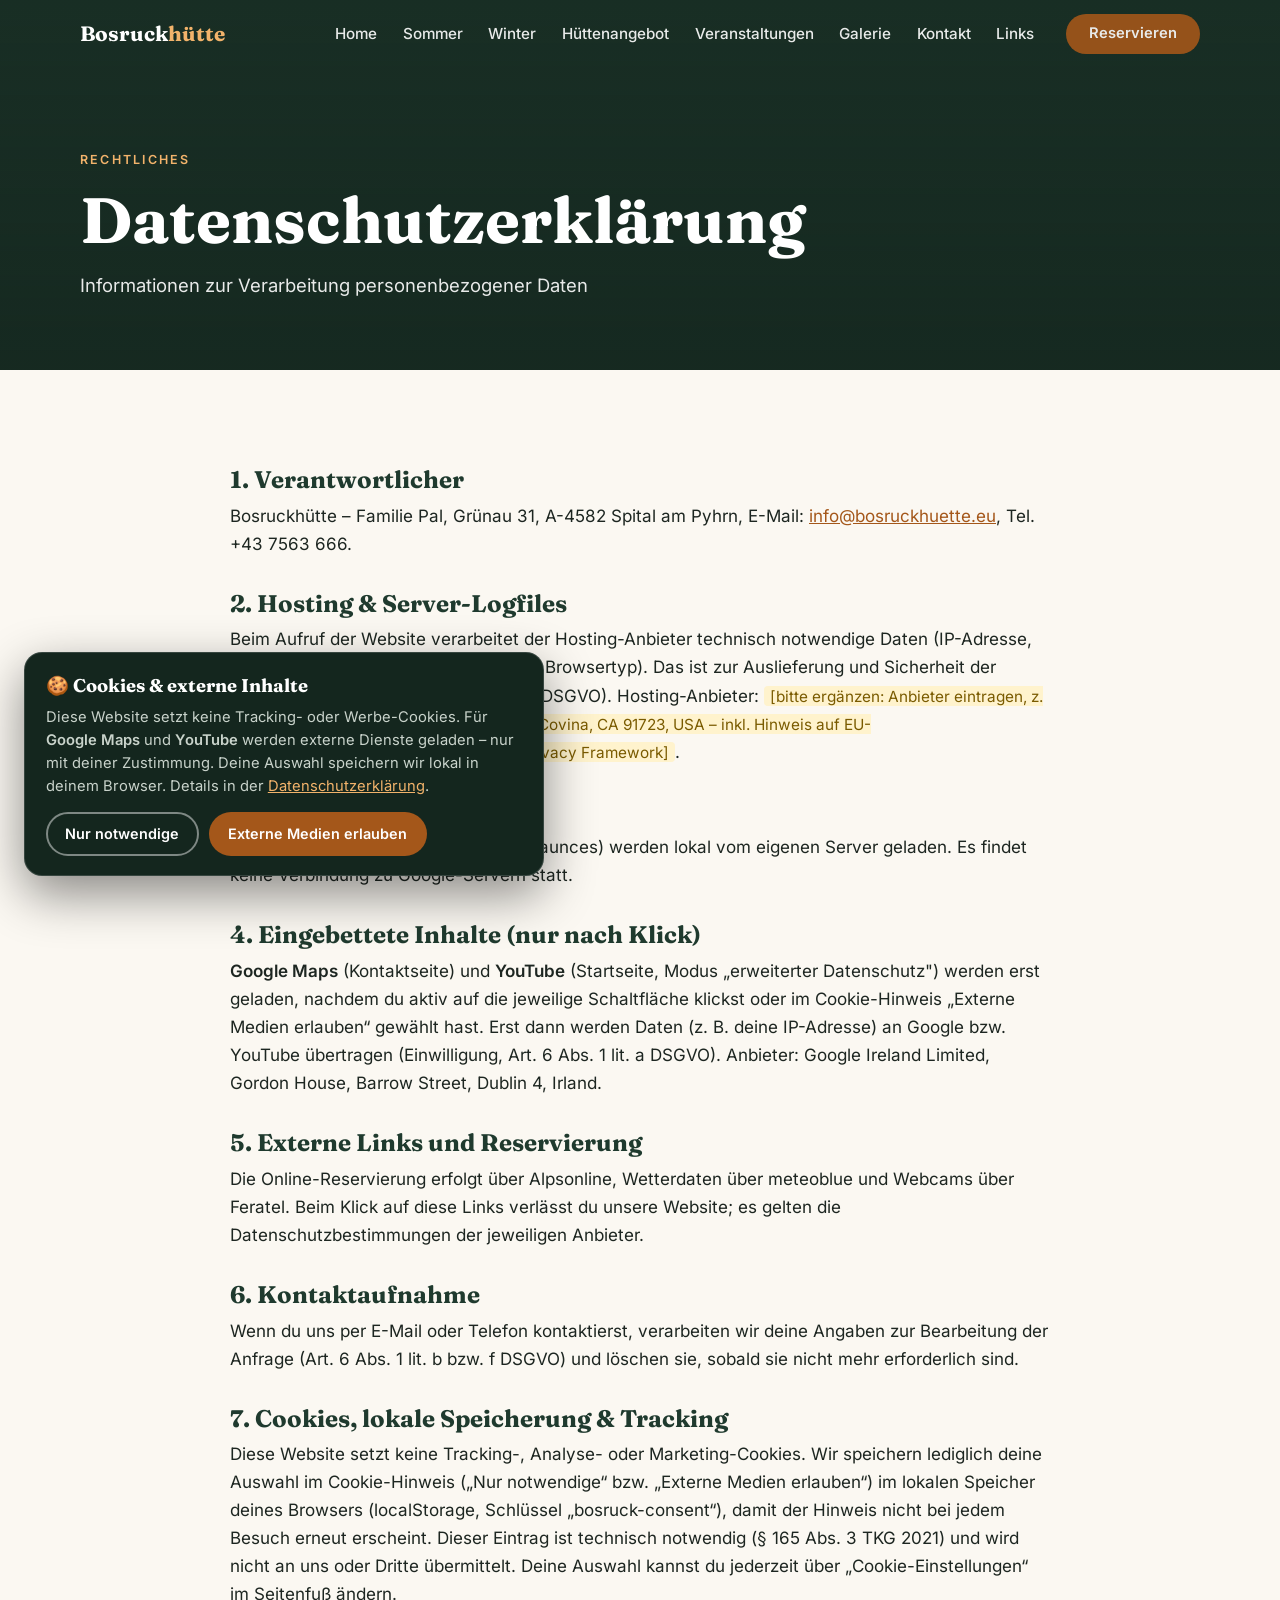
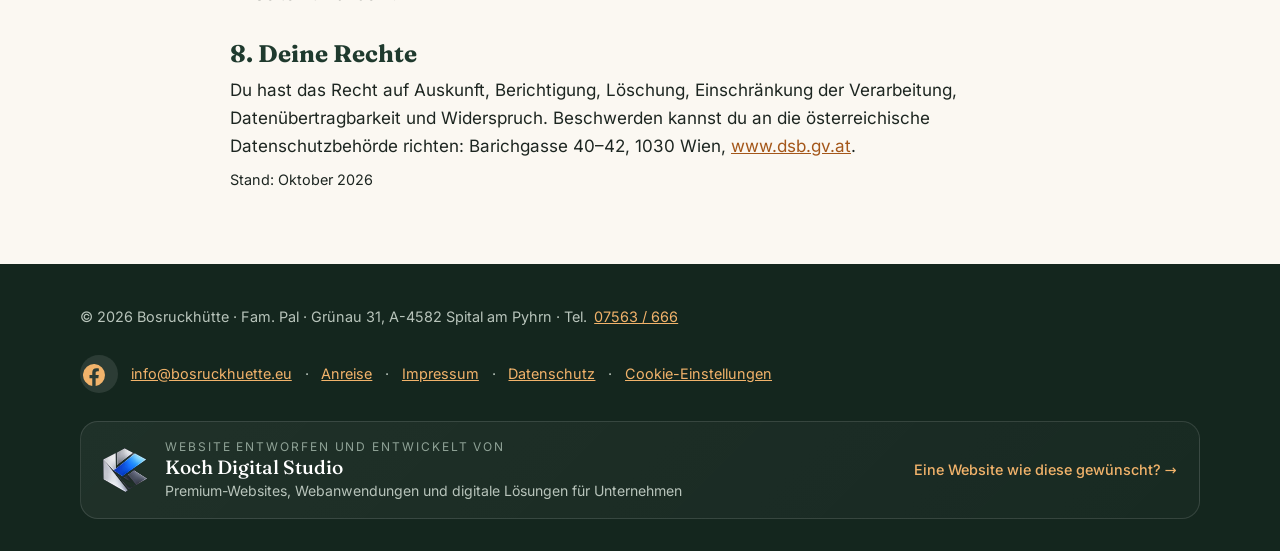
<file: datenschutz.html>
<!doctype html>
<html lang="de-AT"><head><meta charset="utf-8"><meta name="viewport" content="width=device-width, initial-scale=1">
<title>Datenschutzerklärung | Bosruckhütte</title><meta name="description" content="Datenschutzerklärung der Website bosruckhuette.eu.">
<meta name="robots" content="noindex,follow"><link rel="canonical" href="https://bosruckhuette.eu/datenschutz.html">
<meta name="author" content="Familie Pal, Bosruckhütte"><meta name="geo.region" content="AT-4"><meta name="geo.placename" content="Spital am Pyhrn"><meta name="geo.position" content="47.63937;14.36428"><meta name="ICBM" content="47.63937, 14.36428">
<meta property="og:type" content="website"><meta property="og:locale" content="de_AT"><meta property="og:site_name" content="Bosruckhütte"><meta property="og:url" content="https://bosruckhuette.eu/datenschutz.html">
<meta property="og:title" content="Datenschutzerklärung | Bosruckhütte"><meta property="og:description" content="Datenschutzerklärung der Website bosruckhuette.eu."><meta property="og:image" content="https://bosruckhuette.eu/wp-content/uploads/2016/12/cropped-10874820_web-1.jpg"><meta property="og:image:alt" content="Bosruckhütte in Spital am Pyhrn">
<meta name="twitter:card" content="summary_large_image"><meta name="twitter:title" content="Datenschutzerklärung | Bosruckhütte"><meta name="twitter:description" content="Datenschutzerklärung der Website bosruckhuette.eu."><meta name="twitter:image" content="https://bosruckhuette.eu/wp-content/uploads/2016/12/cropped-10874820_web-1.jpg">
<meta name="theme-color" content="#1f3a2e">
<link rel="icon" href="favicon.svg" type="image/svg+xml"><link rel="manifest" href="site.webmanifest">
<link rel="preload" href="fonts/fraunces-latin-700-normal.woff2" as="font" type="font/woff2" crossorigin>
<link rel="preload" href="fonts/inter-latin-400-normal.woff2" as="font" type="font/woff2" crossorigin>
<link rel="stylesheet" href="style.css?v=37edac35">
<script type="application/ld+json">{"@context": "https://schema.org", "@type": "BreadcrumbList", "itemListElement": [{"@type": "ListItem", "position": 1, "name": "Home", "item": "https://bosruckhuette.eu/"}, {"@type": "ListItem", "position": 2, "name": "Datenschutz", "item": "https://bosruckhuette.eu/datenschutz.html"}]}</script>
</head>
<body>
<a class="skip" href="#main">Zum Inhalt springen</a>
<header id="top" class="solid"><div class="wrap nav">
<a href="index.html" class="logo" aria-label="Bosruckhütte – Startseite">Bosruck<span>hütte</span></a>
<button class="burger" aria-label="Menü öffnen" aria-expanded="false" onclick="var m=document.getElementById('menu');m.classList.toggle('open');this.setAttribute('aria-expanded',m.classList.contains('open'))"><svg viewBox="0 0 24 24" width="28" height="28" fill="none" stroke="currentColor" stroke-width="2.2" stroke-linecap="round" aria-hidden="true"><path class="l1" d="M3 6h18"/><path class="l2" d="M3 12h18"/><path class="l3" d="M3 18h18"/></svg></button>
<nav aria-label="Hauptnavigation"><ul id="menu"><li><a href="index.html">Home</a></li><li><a href="sommer.html">Sommer</a></li><li><a href="winter.html">Winter</a></li><li><a href="huettenangebot.html">Hüttenangebot</a></li><li><a href="veranstaltungen.html">Veranstaltungen</a></li><li><a href="galerie.html">Galerie</a></li><li><a href="kontakt.html">Kontakt</a></li><li><a href="links.html">Links</a></li><li><a href="https://www.alpsonline.org/reservation/calendar?hut_id=596&lang=de&header=yes" target="_blank" rel="noopener" class="btn btn-primary" style="padding:.5rem 1.1rem;color:#fff">Reservieren</a></li></ul></nav>
</div></header>
<main id="main">
<section class="page-hero"><div class="wrap"><div class="eyebrow">Rechtliches</div><h1>Datenschutzerklärung</h1><p>Informationen zur Verarbeitung personenbezogener Daten</p></div></section><section style="padding:64px 0"><div class="wrap narrow prose">
<h2>1. Verantwortlicher</h2><p>Bosruckhütte – Familie Pal, Grünau 31, A-4582 Spital am Pyhrn, E-Mail: <a href="mailto:info@bosruckhuette.eu">info@bosruckhuette.eu</a>, Tel. +43 7563 666.</p>
<h2>2. Hosting &amp; Server-Logfiles</h2><p>Beim Aufruf der Website verarbeitet der Hosting-Anbieter technisch notwendige Daten (IP-Adresse, Datum und Uhrzeit, aufgerufene Seite, Browsertyp). Das ist zur Auslieferung und Sicherheit der Website erforderlich (Art. 6 Abs. 1 lit. f DSGVO). Hosting-Anbieter: <span class="todo">[bitte ergänzen: Anbieter eintragen, z. B. Vercel Inc., 440 N Barranca Ave #4133, Covina, CA 91723, USA – inkl. Hinweis auf EU-Standardvertragsklauseln / EU-US Data Privacy Framework]</span>.</p>
<h2>3. Schriftarten</h2><p>Die verwendeten Schriftarten (Inter, Fraunces) werden lokal vom eigenen Server geladen. Es findet keine Verbindung zu Google-Servern statt.</p>
<h2>4. Eingebettete Inhalte (nur nach Klick)</h2><p><b>Google Maps</b> (Kontaktseite) und <b>YouTube</b> (Startseite, Modus „erweiterter Datenschutz") werden erst geladen, nachdem du aktiv auf die jeweilige Schaltfläche klickst oder im Cookie-Hinweis „Externe Medien erlauben“ gewählt hast. Erst dann werden Daten (z. B. deine IP-Adresse) an Google bzw. YouTube übertragen (Einwilligung, Art. 6 Abs. 1 lit. a DSGVO). Anbieter: Google Ireland Limited, Gordon House, Barrow Street, Dublin 4, Irland.</p>
<h2>5. Externe Links und Reservierung</h2><p>Die Online-Reservierung erfolgt über Alpsonline, Wetterdaten über meteoblue und Webcams über Feratel. Beim Klick auf diese Links verlässt du unsere Website; es gelten die Datenschutzbestimmungen der jeweiligen Anbieter.</p>
<h2>6. Kontaktaufnahme</h2><p>Wenn du uns per E-Mail oder Telefon kontaktierst, verarbeiten wir deine Angaben zur Bearbeitung der Anfrage (Art. 6 Abs. 1 lit. b bzw. f DSGVO) und löschen sie, sobald sie nicht mehr erforderlich sind.</p>
<h2>7. Cookies, lokale Speicherung &amp; Tracking</h2><p>Diese Website setzt keine Tracking-, Analyse- oder Marketing-Cookies. Wir speichern lediglich deine Auswahl im Cookie-Hinweis („Nur notwendige“ bzw. „Externe Medien erlauben“) im lokalen Speicher deines Browsers (localStorage, Schlüssel „bosruck-consent“), damit der Hinweis nicht bei jedem Besuch erneut erscheint. Dieser Eintrag ist technisch notwendig (§ 165 Abs. 3 TKG 2021) und wird nicht an uns oder Dritte übermittelt. Deine Auswahl kannst du jederzeit über „Cookie-Einstellungen“ im Seitenfuß ändern.</p>
<h2>8. Deine Rechte</h2><p>Du hast das Recht auf Auskunft, Berichtigung, Löschung, Einschränkung der Verarbeitung, Datenübertragbarkeit und Widerspruch. Beschwerden kannst du an die österreichische Datenschutzbehörde richten: Barichgasse 40–42, 1030 Wien, <a href="https://www.dsb.gv.at" target="_blank" rel="noopener">www.dsb.gv.at</a>.</p>
<p class="note">Stand: Oktober 2026</p>
</div></section>
</main>
<footer><div class="wrap"><span>© <span id="yr"></span> Bosruckhütte · Fam. Pal · Grünau 31, A-4582 Spital am Pyhrn · Tel. <a href="tel:+437563666">07563 / 666</a></span>
<span class="fl"><a class="soc" href="https://www.facebook.com/Bosruckhutte/" target="_blank" rel="noopener me" aria-label="Bosruckhütte auf Facebook" title="Facebook"><svg viewBox="0 0 24 24" width="22" height="22" fill="currentColor" aria-hidden="true"><path d="M24 12a12 12 0 1 0-13.9 11.9v-8.4H7.1V12h3V9.4c0-3 1.8-4.7 4.5-4.7 1.3 0 2.7.2 2.7.2v3h-1.5c-1.5 0-2 .9-2 1.9V12h3.4l-.5 3.5h-2.9v8.4A12 12 0 0 0 24 12z"/></svg></a><a href="mailto:info@bosruckhuette.eu">info@bosruckhuette.eu</a> · <a href="kontakt.html">Anreise</a> · <a href="impressum.html">Impressum</a> · <a href="datenschutz.html">Datenschutz</a> · <button type="button" class="linkbtn" data-cc-open>Cookie-Einstellungen</button></span></div><div class="wrap cw"><div class="credit"><img src="img/koch-digital-studio.png" width="44" height="44" alt="Logo Koch Digital Studio" loading="lazy"><div class="ctext"><small>Website entworfen und entwickelt von</small><b>Koch Digital Studio</b><span>Premium-Websites, Webanwendungen und digitale Lösungen für Unternehmen</span></div><a class="clink" href="https://kochdigitalstudio.hu" target="_blank" rel="noopener">Eine Website wie diese gewünscht? <span aria-hidden="true">→</span></a></div></div></footer>
<div class="lb" id="lb" role="dialog" aria-modal="true" aria-label="Bildansicht"><button aria-label="Schließen">×</button><img alt=""><p></p></div>
<div class="cc" id="cc" role="dialog" aria-labelledby="cct" aria-describedby="ccd" hidden><b id="cct">🍪 Cookies &amp; externe Inhalte</b><p id="ccd">Diese Website setzt keine Tracking- oder Werbe-Cookies. Für <b>Google Maps</b> und <b>YouTube</b> werden externe Dienste geladen – nur mit deiner Zustimmung. Deine Auswahl speichern wir lokal in deinem Browser. Details in der <a href="datenschutz.html">Datenschutzerklärung</a>.</p><div class="ccb"><button type="button" class="btn btn-ghost-d" data-cc="necessary">Nur notwendige</button><button type="button" class="btn btn-primary" data-cc="all">Externe Medien erlauben</button></div></div><script src="script.js?v=c1708950" defer></script></body></html>
</file>
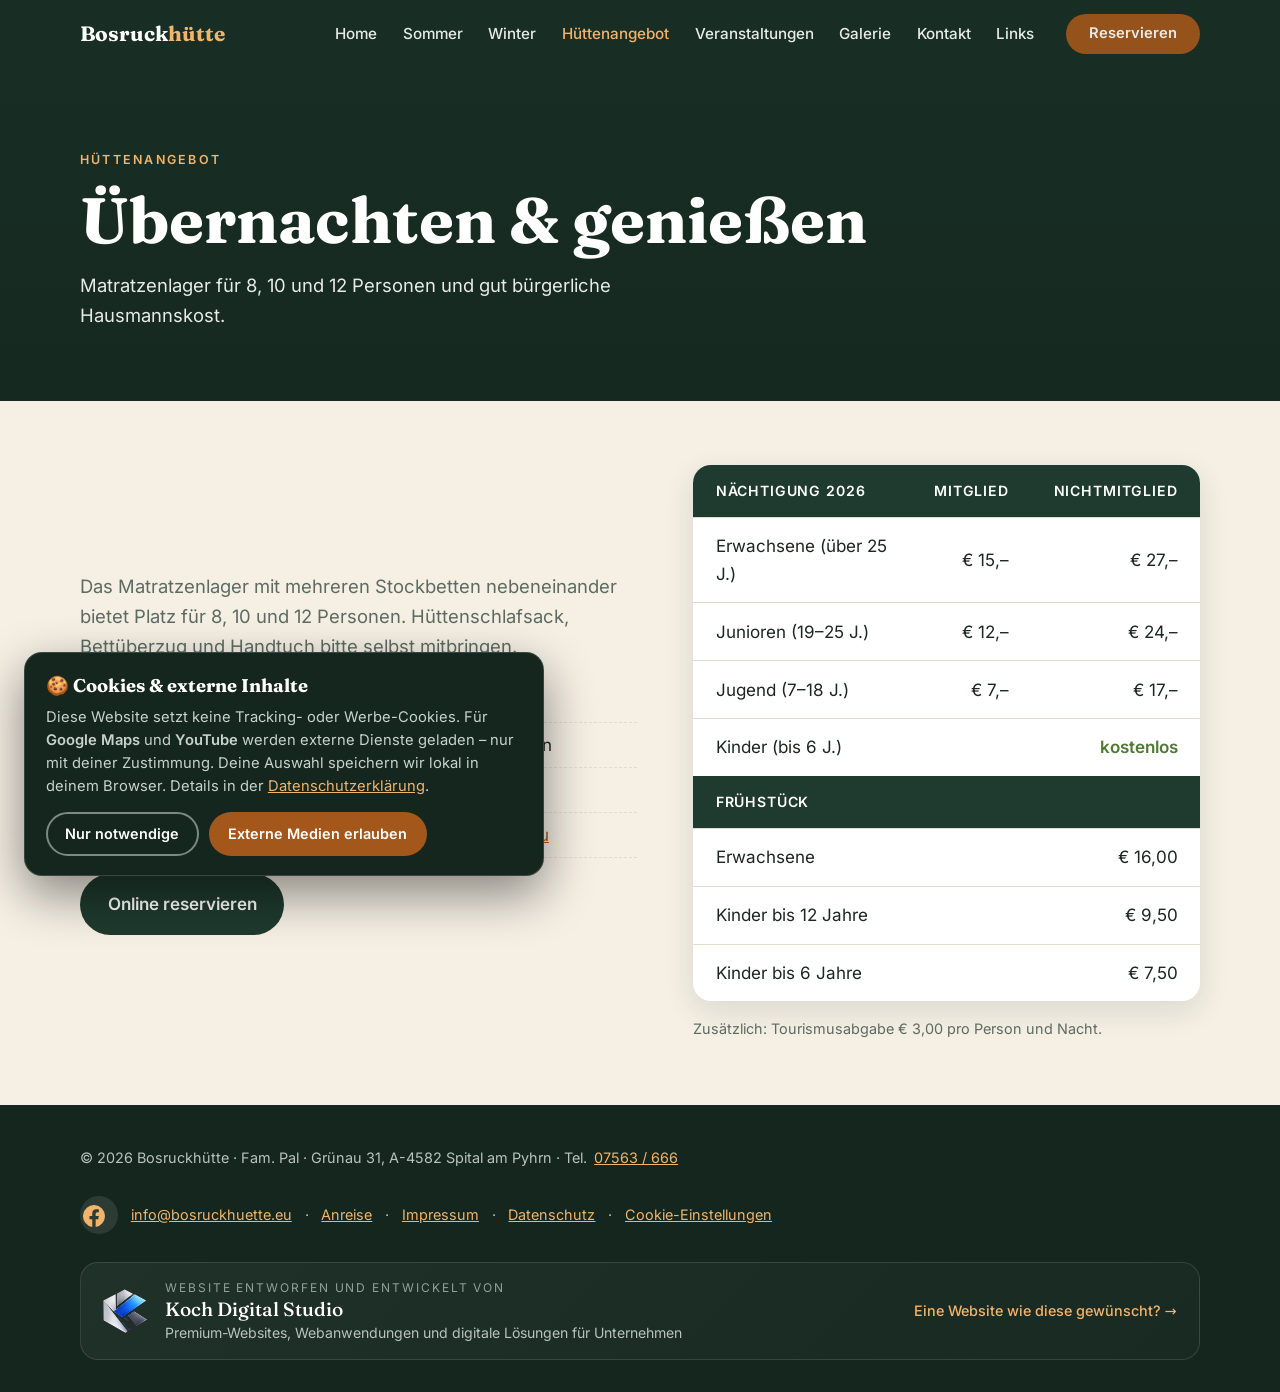
<file: huettenangebot.html>
<!doctype html>
<html lang="de-AT"><head><meta charset="utf-8"><meta name="viewport" content="width=device-width, initial-scale=1">
<title>Übernachten &amp; Preise 2026 – Bosruckhütte Spital am Pyhrn</title><meta name="description" content="Matratzenlager, Frühstück, Hausmannskost und Preise 2026 der Bosruckhütte.">
<meta name="robots" content="index,follow,max-image-preview:large,max-snippet:-1"><link rel="canonical" href="https://bosruckhuette.eu/huettenangebot.html">
<meta name="author" content="Familie Pal, Bosruckhütte"><meta name="geo.region" content="AT-4"><meta name="geo.placename" content="Spital am Pyhrn"><meta name="geo.position" content="47.63937;14.36428"><meta name="ICBM" content="47.63937, 14.36428">
<meta property="og:type" content="website"><meta property="og:locale" content="de_AT"><meta property="og:site_name" content="Bosruckhütte"><meta property="og:url" content="https://bosruckhuette.eu/huettenangebot.html">
<meta property="og:title" content="Übernachten &amp; Preise 2026 – Bosruckhütte Spital am Pyhrn"><meta property="og:description" content="Matratzenlager, Frühstück, Hausmannskost und Preise 2026 der Bosruckhütte."><meta property="og:image" content="https://bosruckhuette.eu/wp-content/uploads/2016/12/cropped-10874820_web-1.jpg"><meta property="og:image:alt" content="Bosruckhütte in Spital am Pyhrn">
<meta name="twitter:card" content="summary_large_image"><meta name="twitter:title" content="Übernachten &amp; Preise 2026 – Bosruckhütte Spital am Pyhrn"><meta name="twitter:description" content="Matratzenlager, Frühstück, Hausmannskost und Preise 2026 der Bosruckhütte."><meta name="twitter:image" content="https://bosruckhuette.eu/wp-content/uploads/2016/12/cropped-10874820_web-1.jpg">
<meta name="theme-color" content="#1f3a2e">
<link rel="icon" href="favicon.svg" type="image/svg+xml"><link rel="manifest" href="site.webmanifest">
<link rel="preload" href="fonts/fraunces-latin-700-normal.woff2" as="font" type="font/woff2" crossorigin>
<link rel="preload" href="fonts/inter-latin-400-normal.woff2" as="font" type="font/woff2" crossorigin>
<link rel="stylesheet" href="style.css?v=37edac35">
<script type="application/ld+json">{"@context": "https://schema.org", "@type": "BreadcrumbList", "itemListElement": [{"@type": "ListItem", "position": 1, "name": "Home", "item": "https://bosruckhuette.eu/"}, {"@type": "ListItem", "position": 2, "name": "Hüttenangebot", "item": "https://bosruckhuette.eu/huettenangebot.html"}]}</script>
</head>
<body>
<a class="skip" href="#main">Zum Inhalt springen</a>
<header id="top" class="solid"><div class="wrap nav">
<a href="index.html" class="logo" aria-label="Bosruckhütte – Startseite">Bosruck<span>hütte</span></a>
<button class="burger" aria-label="Menü öffnen" aria-expanded="false" onclick="var m=document.getElementById('menu');m.classList.toggle('open');this.setAttribute('aria-expanded',m.classList.contains('open'))"><svg viewBox="0 0 24 24" width="28" height="28" fill="none" stroke="currentColor" stroke-width="2.2" stroke-linecap="round" aria-hidden="true"><path class="l1" d="M3 6h18"/><path class="l2" d="M3 12h18"/><path class="l3" d="M3 18h18"/></svg></button>
<nav aria-label="Hauptnavigation"><ul id="menu"><li><a href="index.html">Home</a></li><li><a href="sommer.html">Sommer</a></li><li><a href="winter.html">Winter</a></li><li><a href="huettenangebot.html" class=cur aria-current=page>Hüttenangebot</a></li><li><a href="veranstaltungen.html">Veranstaltungen</a></li><li><a href="galerie.html">Galerie</a></li><li><a href="kontakt.html">Kontakt</a></li><li><a href="links.html">Links</a></li><li><a href="https://www.alpsonline.org/reservation/calendar?hut_id=596&lang=de&header=yes" target="_blank" rel="noopener" class="btn btn-primary" style="padding:.5rem 1.1rem;color:#fff">Reservieren</a></li></ul></nav>
</div></header>
<main id="main">
<section class="page-hero"><div class="wrap"><div class="eyebrow">Hüttenangebot</div><h1>Übernachten &amp; genießen</h1><p>Matratzenlager für 8, 10 und 12 Personen und gut bürgerliche Hausmannskost.</p></div></section><section class="offer" style="padding:64px 0">
  <div class="wrap grid2">
    <div class="reveal">
      
      
      <p class="lead">Das Matratzenlager mit mehreren Stockbetten nebeneinander bietet Platz für 8, 10 und 12 Personen. Hüttenschlafsack, Bettüberzug und Handtuch bitte selbst mitbringen.</p>
      <ul class="list">
        <li>Gewohnte, gut bürgerliche Hausmannskost</li>
        <li>Regionale Köstlichkeiten &amp; hausgemachte Mehlspeisen</li>
        <li><b>Ab sofort auch Kartenzahlung möglich!</b></li>
        <li>Reservierung: <a href="tel:+437563666" style="color:var(--accent)">07563 666</a> oder <a href="mailto:info@bosruckhuette.eu" style="color:var(--accent)">info@bosruckhuette.eu</a></li>
      </ul>
      <a class="btn btn-dark" href="https://www.alpsonline.org/reservation/calendar?hut_id=596&lang=de&header=yes" target="_blank" rel="noopener">Online reservieren</a>
    </div>
    <div class="reveal">
      <div class="price">
        <table>
          <tr><th>Nächtigung 2026</th><th>Mitglied</th><th>Nichtmitglied</th></tr>
          <tr><td>Erwachsene (über 25 J.)</td><td>€ 15,–</td><td>€ 27,–</td></tr>
          <tr><td>Junioren (19–25 J.)</td><td>€ 12,–</td><td>€ 24,–</td></tr>
          <tr><td>Jugend (7–18 J.)</td><td>€ 7,–</td><td>€ 17,–</td></tr>
          <tr><td>Kinder (bis 6 J.)</td><td class="free" colspan="2">kostenlos</td></tr>
        </table>
        <table>
          <tr><th>Frühstück</th><th></th></tr>
          <tr><td>Erwachsene</td><td>€ 16,00</td></tr>
          <tr><td>Kinder bis 12 Jahre</td><td>€ 9,50</td></tr>
          <tr><td>Kinder bis 6 Jahre</td><td>€ 7,50</td></tr>
        </table>
      </div>
      <p class="note">Zusätzlich: Tourismusabgabe € 3,00 pro Person und Nacht.</p>
    </div>
  </div>
</section>
</main>
<footer><div class="wrap"><span>© <span id="yr"></span> Bosruckhütte · Fam. Pal · Grünau 31, A-4582 Spital am Pyhrn · Tel. <a href="tel:+437563666">07563 / 666</a></span>
<span class="fl"><a class="soc" href="https://www.facebook.com/Bosruckhutte/" target="_blank" rel="noopener me" aria-label="Bosruckhütte auf Facebook" title="Facebook"><svg viewBox="0 0 24 24" width="22" height="22" fill="currentColor" aria-hidden="true"><path d="M24 12a12 12 0 1 0-13.9 11.9v-8.4H7.1V12h3V9.4c0-3 1.8-4.7 4.5-4.7 1.3 0 2.7.2 2.7.2v3h-1.5c-1.5 0-2 .9-2 1.9V12h3.4l-.5 3.5h-2.9v8.4A12 12 0 0 0 24 12z"/></svg></a><a href="mailto:info@bosruckhuette.eu">info@bosruckhuette.eu</a> · <a href="kontakt.html">Anreise</a> · <a href="impressum.html">Impressum</a> · <a href="datenschutz.html">Datenschutz</a> · <button type="button" class="linkbtn" data-cc-open>Cookie-Einstellungen</button></span></div><div class="wrap cw"><div class="credit"><img src="img/koch-digital-studio.png" width="44" height="44" alt="Logo Koch Digital Studio" loading="lazy"><div class="ctext"><small>Website entworfen und entwickelt von</small><b>Koch Digital Studio</b><span>Premium-Websites, Webanwendungen und digitale Lösungen für Unternehmen</span></div><a class="clink" href="https://kochdigitalstudio.hu" target="_blank" rel="noopener">Eine Website wie diese gewünscht? <span aria-hidden="true">→</span></a></div></div></footer>
<div class="lb" id="lb" role="dialog" aria-modal="true" aria-label="Bildansicht"><button aria-label="Schließen">×</button><img alt=""><p></p></div>
<div class="cc" id="cc" role="dialog" aria-labelledby="cct" aria-describedby="ccd" hidden><b id="cct">🍪 Cookies &amp; externe Inhalte</b><p id="ccd">Diese Website setzt keine Tracking- oder Werbe-Cookies. Für <b>Google Maps</b> und <b>YouTube</b> werden externe Dienste geladen – nur mit deiner Zustimmung. Deine Auswahl speichern wir lokal in deinem Browser. Details in der <a href="datenschutz.html">Datenschutzerklärung</a>.</p><div class="ccb"><button type="button" class="btn btn-ghost-d" data-cc="necessary">Nur notwendige</button><button type="button" class="btn btn-primary" data-cc="all">Externe Medien erlauben</button></div></div><script src="script.js?v=c1708950" defer></script></body></html>
</file>
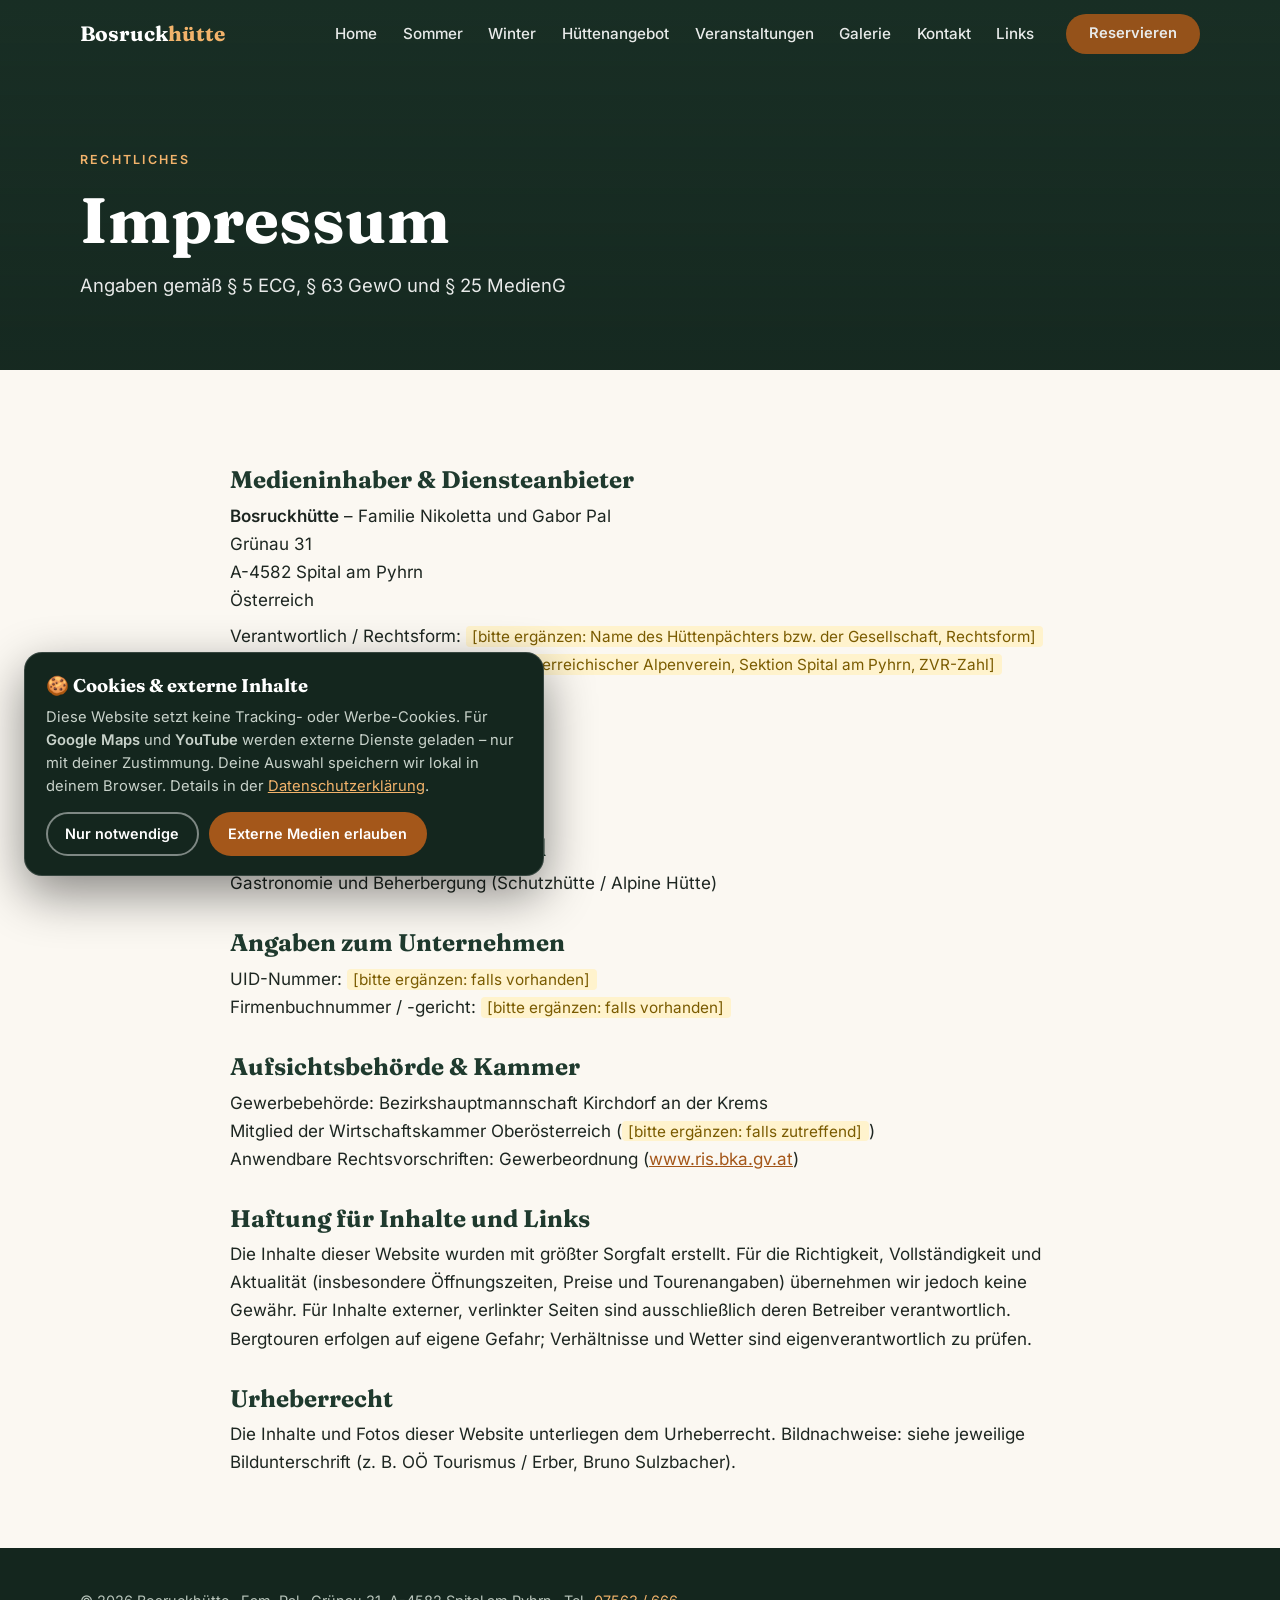
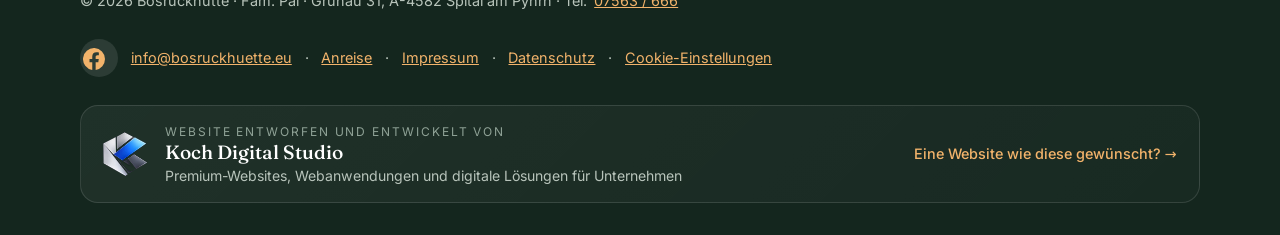
<file: impressum.html>
<!doctype html>
<html lang="de-AT"><head><meta charset="utf-8"><meta name="viewport" content="width=device-width, initial-scale=1">
<title>Impressum | Bosruckhütte</title><meta name="description" content="Impressum der Bosruckhütte, Grünau 31, A-4582 Spital am Pyhrn.">
<meta name="robots" content="noindex,follow"><link rel="canonical" href="https://bosruckhuette.eu/impressum.html">
<meta name="author" content="Familie Pal, Bosruckhütte"><meta name="geo.region" content="AT-4"><meta name="geo.placename" content="Spital am Pyhrn"><meta name="geo.position" content="47.63937;14.36428"><meta name="ICBM" content="47.63937, 14.36428">
<meta property="og:type" content="website"><meta property="og:locale" content="de_AT"><meta property="og:site_name" content="Bosruckhütte"><meta property="og:url" content="https://bosruckhuette.eu/impressum.html">
<meta property="og:title" content="Impressum | Bosruckhütte"><meta property="og:description" content="Impressum der Bosruckhütte, Grünau 31, A-4582 Spital am Pyhrn."><meta property="og:image" content="https://bosruckhuette.eu/wp-content/uploads/2016/12/cropped-10874820_web-1.jpg"><meta property="og:image:alt" content="Bosruckhütte in Spital am Pyhrn">
<meta name="twitter:card" content="summary_large_image"><meta name="twitter:title" content="Impressum | Bosruckhütte"><meta name="twitter:description" content="Impressum der Bosruckhütte, Grünau 31, A-4582 Spital am Pyhrn."><meta name="twitter:image" content="https://bosruckhuette.eu/wp-content/uploads/2016/12/cropped-10874820_web-1.jpg">
<meta name="theme-color" content="#1f3a2e">
<link rel="icon" href="favicon.svg" type="image/svg+xml"><link rel="manifest" href="site.webmanifest">
<link rel="preload" href="fonts/fraunces-latin-700-normal.woff2" as="font" type="font/woff2" crossorigin>
<link rel="preload" href="fonts/inter-latin-400-normal.woff2" as="font" type="font/woff2" crossorigin>
<link rel="stylesheet" href="style.css?v=37edac35">
<script type="application/ld+json">{"@context": "https://schema.org", "@type": "BreadcrumbList", "itemListElement": [{"@type": "ListItem", "position": 1, "name": "Home", "item": "https://bosruckhuette.eu/"}, {"@type": "ListItem", "position": 2, "name": "Impressum", "item": "https://bosruckhuette.eu/impressum.html"}]}</script>
</head>
<body>
<a class="skip" href="#main">Zum Inhalt springen</a>
<header id="top" class="solid"><div class="wrap nav">
<a href="index.html" class="logo" aria-label="Bosruckhütte – Startseite">Bosruck<span>hütte</span></a>
<button class="burger" aria-label="Menü öffnen" aria-expanded="false" onclick="var m=document.getElementById('menu');m.classList.toggle('open');this.setAttribute('aria-expanded',m.classList.contains('open'))"><svg viewBox="0 0 24 24" width="28" height="28" fill="none" stroke="currentColor" stroke-width="2.2" stroke-linecap="round" aria-hidden="true"><path class="l1" d="M3 6h18"/><path class="l2" d="M3 12h18"/><path class="l3" d="M3 18h18"/></svg></button>
<nav aria-label="Hauptnavigation"><ul id="menu"><li><a href="index.html">Home</a></li><li><a href="sommer.html">Sommer</a></li><li><a href="winter.html">Winter</a></li><li><a href="huettenangebot.html">Hüttenangebot</a></li><li><a href="veranstaltungen.html">Veranstaltungen</a></li><li><a href="galerie.html">Galerie</a></li><li><a href="kontakt.html">Kontakt</a></li><li><a href="links.html">Links</a></li><li><a href="https://www.alpsonline.org/reservation/calendar?hut_id=596&lang=de&header=yes" target="_blank" rel="noopener" class="btn btn-primary" style="padding:.5rem 1.1rem;color:#fff">Reservieren</a></li></ul></nav>
</div></header>
<main id="main">
<section class="page-hero"><div class="wrap"><div class="eyebrow">Rechtliches</div><h1>Impressum</h1><p>Angaben gemäß § 5 ECG, § 63 GewO und § 25 MedienG</p></div></section><section style="padding:64px 0"><div class="wrap narrow prose">
<h2>Medieninhaber &amp; Diensteanbieter</h2>
<p><b>Bosruckhütte</b> – Familie Nikoletta und Gabor Pal<br>Grünau 31<br>A-4582 Spital am Pyhrn<br>Österreich</p>
<p>Verantwortlich / Rechtsform: <span class="todo">[bitte ergänzen: Name des Hüttenpächters bzw. der Gesellschaft, Rechtsform]</span><br>
Hüttenbesitzer: <span class="todo">[bitte ergänzen: z. B. Österreichischer Alpenverein, Sektion Spital am Pyhrn, ZVR-Zahl]</span></p>
<h2>Kontakt</h2>
<p>Telefon: <a href="tel:+437563666">+43 7563 666</a><br>E-Mail: <a href="mailto:info@bosruckhuette.eu">info@bosruckhuette.eu</a></p>
<h2>Unternehmensgegenstand</h2><p>Gastronomie und Beherbergung (Schutzhütte / Alpine Hütte)</p>
<h2>Angaben zum Unternehmen</h2>
<p>UID-Nummer: <span class="todo">[bitte ergänzen: falls vorhanden]</span><br>Firmenbuchnummer / -gericht: <span class="todo">[bitte ergänzen: falls vorhanden]</span></p>
<h2>Aufsichtsbehörde &amp; Kammer</h2>
<p>Gewerbebehörde: Bezirkshauptmannschaft Kirchdorf an der Krems<br>Mitglied der Wirtschaftskammer Oberösterreich (<span class="todo">[bitte ergänzen: falls zutreffend]</span>)<br>Anwendbare Rechtsvorschriften: Gewerbeordnung (<a href="https://www.ris.bka.gv.at" target="_blank" rel="noopener">www.ris.bka.gv.at</a>)</p>
<h2>Haftung für Inhalte und Links</h2>
<p>Die Inhalte dieser Website wurden mit größter Sorgfalt erstellt. Für die Richtigkeit, Vollständigkeit und Aktualität (insbesondere Öffnungszeiten, Preise und Tourenangaben) übernehmen wir jedoch keine Gewähr. Für Inhalte externer, verlinkter Seiten sind ausschließlich deren Betreiber verantwortlich. Bergtouren erfolgen auf eigene Gefahr; Verhältnisse und Wetter sind eigenverantwortlich zu prüfen.</p>
<h2>Urheberrecht</h2><p>Die Inhalte und Fotos dieser Website unterliegen dem Urheberrecht. Bildnachweise: siehe jeweilige Bildunterschrift (z. B. OÖ Tourismus / Erber, Bruno Sulzbacher).</p>
</div></section>
</main>
<footer><div class="wrap"><span>© <span id="yr"></span> Bosruckhütte · Fam. Pal · Grünau 31, A-4582 Spital am Pyhrn · Tel. <a href="tel:+437563666">07563 / 666</a></span>
<span class="fl"><a class="soc" href="https://www.facebook.com/Bosruckhutte/" target="_blank" rel="noopener me" aria-label="Bosruckhütte auf Facebook" title="Facebook"><svg viewBox="0 0 24 24" width="22" height="22" fill="currentColor" aria-hidden="true"><path d="M24 12a12 12 0 1 0-13.9 11.9v-8.4H7.1V12h3V9.4c0-3 1.8-4.7 4.5-4.7 1.3 0 2.7.2 2.7.2v3h-1.5c-1.5 0-2 .9-2 1.9V12h3.4l-.5 3.5h-2.9v8.4A12 12 0 0 0 24 12z"/></svg></a><a href="mailto:info@bosruckhuette.eu">info@bosruckhuette.eu</a> · <a href="kontakt.html">Anreise</a> · <a href="impressum.html">Impressum</a> · <a href="datenschutz.html">Datenschutz</a> · <button type="button" class="linkbtn" data-cc-open>Cookie-Einstellungen</button></span></div><div class="wrap cw"><div class="credit"><img src="img/koch-digital-studio.png" width="44" height="44" alt="Logo Koch Digital Studio" loading="lazy"><div class="ctext"><small>Website entworfen und entwickelt von</small><b>Koch Digital Studio</b><span>Premium-Websites, Webanwendungen und digitale Lösungen für Unternehmen</span></div><a class="clink" href="https://kochdigitalstudio.hu" target="_blank" rel="noopener">Eine Website wie diese gewünscht? <span aria-hidden="true">→</span></a></div></div></footer>
<div class="lb" id="lb" role="dialog" aria-modal="true" aria-label="Bildansicht"><button aria-label="Schließen">×</button><img alt=""><p></p></div>
<div class="cc" id="cc" role="dialog" aria-labelledby="cct" aria-describedby="ccd" hidden><b id="cct">🍪 Cookies &amp; externe Inhalte</b><p id="ccd">Diese Website setzt keine Tracking- oder Werbe-Cookies. Für <b>Google Maps</b> und <b>YouTube</b> werden externe Dienste geladen – nur mit deiner Zustimmung. Deine Auswahl speichern wir lokal in deinem Browser. Details in der <a href="datenschutz.html">Datenschutzerklärung</a>.</p><div class="ccb"><button type="button" class="btn btn-ghost-d" data-cc="necessary">Nur notwendige</button><button type="button" class="btn btn-primary" data-cc="all">Externe Medien erlauben</button></div></div><script src="script.js?v=c1708950" defer></script></body></html>
</file>
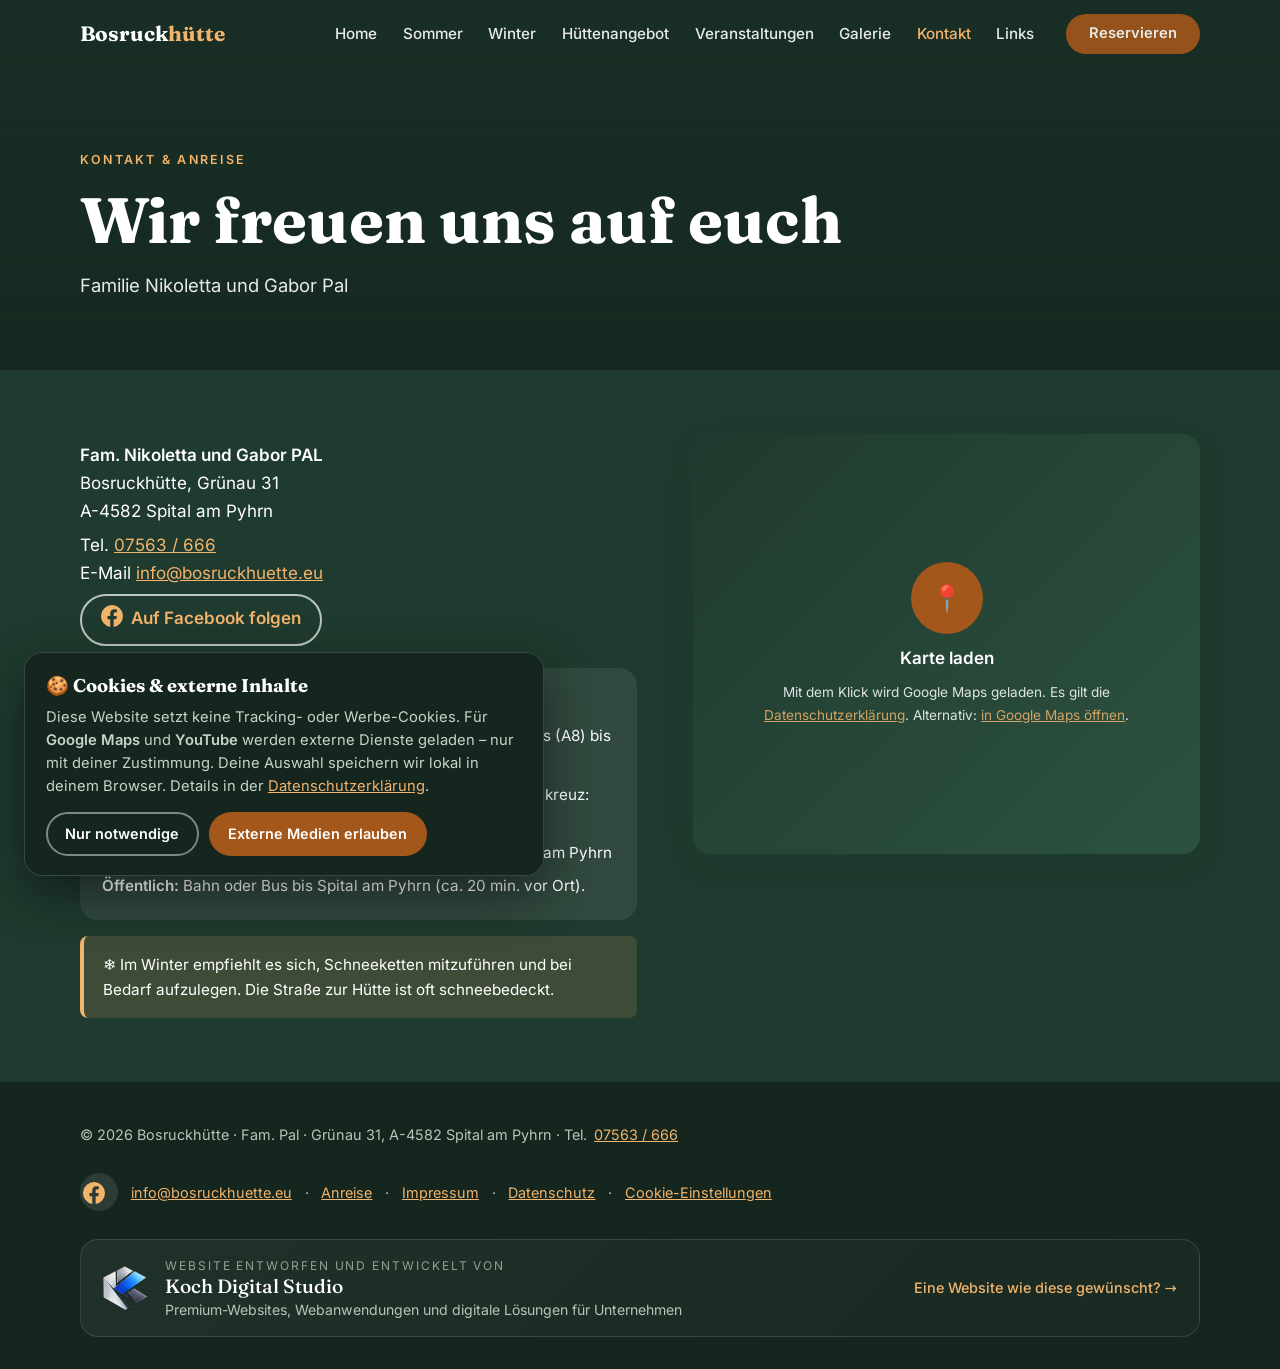
<file: kontakt.html>
<!doctype html>
<html lang="de-AT"><head><meta charset="utf-8"><meta name="viewport" content="width=device-width, initial-scale=1">
<title>Anreise &amp; Kontakt – Bosruckhütte, Grünau 31, Spital am Pyhrn</title><meta name="description" content="Familie Pal, Grünau 31, A-4582 Spital am Pyhrn – Tel. 07563 666. Anreise mit Auto und öffentlichen Verkehrsmitteln.">
<meta name="robots" content="index,follow,max-image-preview:large,max-snippet:-1"><link rel="canonical" href="https://bosruckhuette.eu/kontakt.html">
<meta name="author" content="Familie Pal, Bosruckhütte"><meta name="geo.region" content="AT-4"><meta name="geo.placename" content="Spital am Pyhrn"><meta name="geo.position" content="47.63937;14.36428"><meta name="ICBM" content="47.63937, 14.36428">
<meta property="og:type" content="website"><meta property="og:locale" content="de_AT"><meta property="og:site_name" content="Bosruckhütte"><meta property="og:url" content="https://bosruckhuette.eu/kontakt.html">
<meta property="og:title" content="Anreise &amp; Kontakt – Bosruckhütte, Grünau 31, Spital am Pyhrn"><meta property="og:description" content="Familie Pal, Grünau 31, A-4582 Spital am Pyhrn – Tel. 07563 666. Anreise mit Auto und öffentlichen Verkehrsmitteln."><meta property="og:image" content="https://bosruckhuette.eu/wp-content/uploads/2016/12/cropped-10874820_web-1.jpg"><meta property="og:image:alt" content="Bosruckhütte in Spital am Pyhrn">
<meta name="twitter:card" content="summary_large_image"><meta name="twitter:title" content="Anreise &amp; Kontakt – Bosruckhütte, Grünau 31, Spital am Pyhrn"><meta name="twitter:description" content="Familie Pal, Grünau 31, A-4582 Spital am Pyhrn – Tel. 07563 666. Anreise mit Auto und öffentlichen Verkehrsmitteln."><meta name="twitter:image" content="https://bosruckhuette.eu/wp-content/uploads/2016/12/cropped-10874820_web-1.jpg">
<meta name="theme-color" content="#1f3a2e">
<link rel="icon" href="favicon.svg" type="image/svg+xml"><link rel="manifest" href="site.webmanifest">
<link rel="preload" href="fonts/fraunces-latin-700-normal.woff2" as="font" type="font/woff2" crossorigin>
<link rel="preload" href="fonts/inter-latin-400-normal.woff2" as="font" type="font/woff2" crossorigin>
<link rel="stylesheet" href="style.css?v=37edac35">
<script type="application/ld+json">{"@context": "https://schema.org", "@type": "BreadcrumbList", "itemListElement": [{"@type": "ListItem", "position": 1, "name": "Home", "item": "https://bosruckhuette.eu/"}, {"@type": "ListItem", "position": 2, "name": "Kontakt", "item": "https://bosruckhuette.eu/kontakt.html"}]}</script>
</head>
<body>
<a class="skip" href="#main">Zum Inhalt springen</a>
<header id="top" class="solid"><div class="wrap nav">
<a href="index.html" class="logo" aria-label="Bosruckhütte – Startseite">Bosruck<span>hütte</span></a>
<button class="burger" aria-label="Menü öffnen" aria-expanded="false" onclick="var m=document.getElementById('menu');m.classList.toggle('open');this.setAttribute('aria-expanded',m.classList.contains('open'))"><svg viewBox="0 0 24 24" width="28" height="28" fill="none" stroke="currentColor" stroke-width="2.2" stroke-linecap="round" aria-hidden="true"><path class="l1" d="M3 6h18"/><path class="l2" d="M3 12h18"/><path class="l3" d="M3 18h18"/></svg></button>
<nav aria-label="Hauptnavigation"><ul id="menu"><li><a href="index.html">Home</a></li><li><a href="sommer.html">Sommer</a></li><li><a href="winter.html">Winter</a></li><li><a href="huettenangebot.html">Hüttenangebot</a></li><li><a href="veranstaltungen.html">Veranstaltungen</a></li><li><a href="galerie.html">Galerie</a></li><li><a href="kontakt.html" class=cur aria-current=page>Kontakt</a></li><li><a href="links.html">Links</a></li><li><a href="https://www.alpsonline.org/reservation/calendar?hut_id=596&lang=de&header=yes" target="_blank" rel="noopener" class="btn btn-primary" style="padding:.5rem 1.1rem;color:#fff">Reservieren</a></li></ul></nav>
</div></header>
<main id="main">
<section class="page-hero"><div class="wrap"><div class="eyebrow">Kontakt &amp; Anreise</div><h1>Wir freuen uns auf euch</h1><p>Familie Nikoletta und Gabor Pal</p></div></section><section class="contact" style="padding:64px 0">
  <div class="wrap grid2">
    <div class="info reveal">
      
      
      <p><b>Fam. Nikoletta und Gabor PAL</b><br>Bosruckhütte, Grünau 31<br>A-4582 Spital am Pyhrn</p>
      <p>Tel. <a href="tel:+437563666">07563 / 666</a><br>E-Mail <a href="mailto:info@bosruckhuette.eu">info@bosruckhuette.eu</a></p>
      <p><a class="btn btn-ghost" href="https://www.facebook.com/Bosruckhutte/" target="_blank" rel="noopener me" style="padding:.55rem 1.2rem"><span style="vertical-align:middle;display:inline-block;margin-right:.5rem"><svg viewBox="0 0 24 24" width="22" height="22" fill="currentColor" aria-hidden="true"><path d="M24 12a12 12 0 1 0-13.9 11.9v-8.4H7.1V12h3V9.4c0-3 1.8-4.7 4.5-4.7 1.3 0 2.7.2 2.7.2v3h-1.5c-1.5 0-2 .9-2 1.9V12h3.4l-.5 3.5h-2.9v8.4A12 12 0 0 0 24 12z"/></svg></span>Auf Facebook folgen</a></p><div class="route">
        <b>Anreise mit dem Auto</b>
        <ul>
          <li><b>A3:</b> Nürnberg – Regensburg – Passau – Richtung Wels (A8) bis Knoten Voralpenkreuz – A9 bis Spital am Pyhrn</li>
          <li><b>A1:</b> Westautobahn Salzburg Richtung Graz – Voralpenkreuz: Pyhrnautobahn (A9) bis Spital am Pyhrn</li>
          <li><b>A9:</b> Pyhrnautobahn Graz – Bruck an der Mur – Spital am Pyhrn</li>
        </ul>
        <b>Öffentlich:</b> Bahn oder Bus bis Spital am Pyhrn (ca. 20 min. vor Ort).
      </div>
      <div class="warn">❄ Im Winter empfiehlt es sich, Schneeketten mitzuführen und bei Bedarf aufzulegen. Die Straße zur Hütte ist oft schneebedeckt.</div>
    </div>
    <div class="map reveal mapload" data-src="https://maps.google.com/maps?q=47.63937,14.36428&z=14&output=embed"><button type="button"><span class="play">📍</span><b>Karte laden</b><small>Mit dem Klick wird Google Maps geladen. Es gilt die <a href="datenschutz.html">Datenschutzerklärung</a>. Alternativ: <a href="https://www.google.com/maps/search/?api=1&query=47.63937,14.36428" target="_blank" rel="noopener">in Google Maps öffnen</a>.</small></button></div>
  </div>
</section>
</main>
<footer><div class="wrap"><span>© <span id="yr"></span> Bosruckhütte · Fam. Pal · Grünau 31, A-4582 Spital am Pyhrn · Tel. <a href="tel:+437563666">07563 / 666</a></span>
<span class="fl"><a class="soc" href="https://www.facebook.com/Bosruckhutte/" target="_blank" rel="noopener me" aria-label="Bosruckhütte auf Facebook" title="Facebook"><svg viewBox="0 0 24 24" width="22" height="22" fill="currentColor" aria-hidden="true"><path d="M24 12a12 12 0 1 0-13.9 11.9v-8.4H7.1V12h3V9.4c0-3 1.8-4.7 4.5-4.7 1.3 0 2.7.2 2.7.2v3h-1.5c-1.5 0-2 .9-2 1.9V12h3.4l-.5 3.5h-2.9v8.4A12 12 0 0 0 24 12z"/></svg></a><a href="mailto:info@bosruckhuette.eu">info@bosruckhuette.eu</a> · <a href="kontakt.html">Anreise</a> · <a href="impressum.html">Impressum</a> · <a href="datenschutz.html">Datenschutz</a> · <button type="button" class="linkbtn" data-cc-open>Cookie-Einstellungen</button></span></div><div class="wrap cw"><div class="credit"><img src="img/koch-digital-studio.png" width="44" height="44" alt="Logo Koch Digital Studio" loading="lazy"><div class="ctext"><small>Website entworfen und entwickelt von</small><b>Koch Digital Studio</b><span>Premium-Websites, Webanwendungen und digitale Lösungen für Unternehmen</span></div><a class="clink" href="https://kochdigitalstudio.hu" target="_blank" rel="noopener">Eine Website wie diese gewünscht? <span aria-hidden="true">→</span></a></div></div></footer>
<div class="lb" id="lb" role="dialog" aria-modal="true" aria-label="Bildansicht"><button aria-label="Schließen">×</button><img alt=""><p></p></div>
<div class="cc" id="cc" role="dialog" aria-labelledby="cct" aria-describedby="ccd" hidden><b id="cct">🍪 Cookies &amp; externe Inhalte</b><p id="ccd">Diese Website setzt keine Tracking- oder Werbe-Cookies. Für <b>Google Maps</b> und <b>YouTube</b> werden externe Dienste geladen – nur mit deiner Zustimmung. Deine Auswahl speichern wir lokal in deinem Browser. Details in der <a href="datenschutz.html">Datenschutzerklärung</a>.</p><div class="ccb"><button type="button" class="btn btn-ghost-d" data-cc="necessary">Nur notwendige</button><button type="button" class="btn btn-primary" data-cc="all">Externe Medien erlauben</button></div></div><script src="script.js?v=c1708950" defer></script></body></html>
</file>
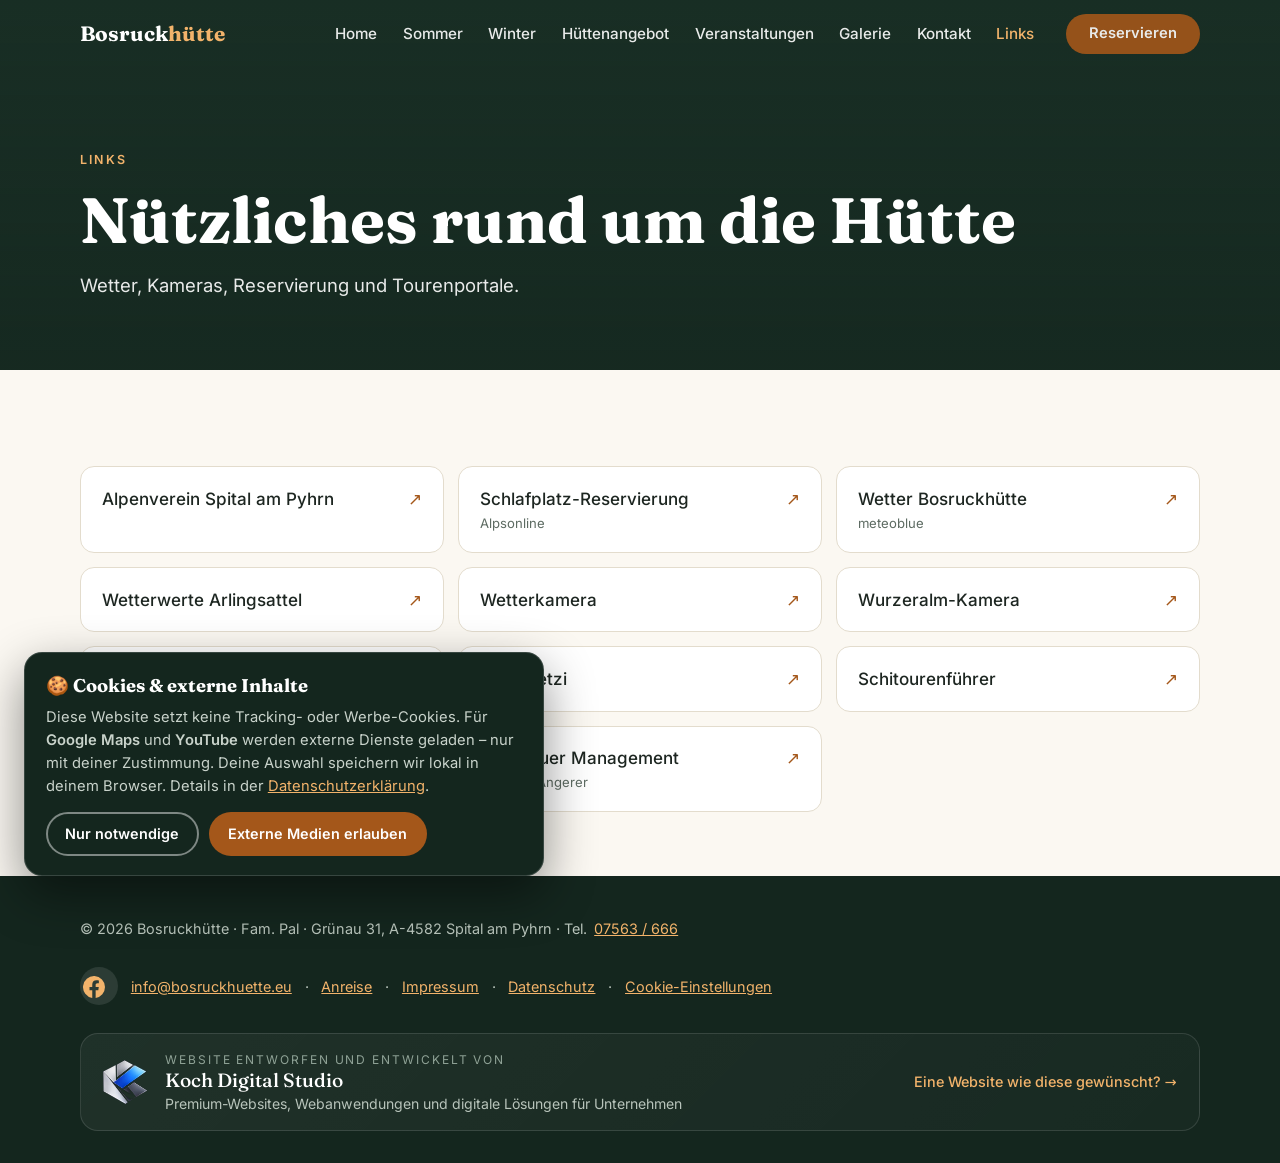
<file: links.html>
<!doctype html>
<html lang="de-AT"><head><meta charset="utf-8"><meta name="viewport" content="width=device-width, initial-scale=1">
<title>Wetter, Webcams &amp; Links | Bosruckhütte</title><meta name="description" content="Nützliche Links: Wetter, Webcams, Reservierung, Alpenverein und Tourenführer.">
<meta name="robots" content="index,follow,max-image-preview:large,max-snippet:-1"><link rel="canonical" href="https://bosruckhuette.eu/links.html">
<meta name="author" content="Familie Pal, Bosruckhütte"><meta name="geo.region" content="AT-4"><meta name="geo.placename" content="Spital am Pyhrn"><meta name="geo.position" content="47.63937;14.36428"><meta name="ICBM" content="47.63937, 14.36428">
<meta property="og:type" content="website"><meta property="og:locale" content="de_AT"><meta property="og:site_name" content="Bosruckhütte"><meta property="og:url" content="https://bosruckhuette.eu/links.html">
<meta property="og:title" content="Wetter, Webcams &amp; Links | Bosruckhütte"><meta property="og:description" content="Nützliche Links: Wetter, Webcams, Reservierung, Alpenverein und Tourenführer."><meta property="og:image" content="https://bosruckhuette.eu/wp-content/uploads/2016/12/cropped-10874820_web-1.jpg"><meta property="og:image:alt" content="Bosruckhütte in Spital am Pyhrn">
<meta name="twitter:card" content="summary_large_image"><meta name="twitter:title" content="Wetter, Webcams &amp; Links | Bosruckhütte"><meta name="twitter:description" content="Nützliche Links: Wetter, Webcams, Reservierung, Alpenverein und Tourenführer."><meta name="twitter:image" content="https://bosruckhuette.eu/wp-content/uploads/2016/12/cropped-10874820_web-1.jpg">
<meta name="theme-color" content="#1f3a2e">
<link rel="icon" href="favicon.svg" type="image/svg+xml"><link rel="manifest" href="site.webmanifest">
<link rel="preload" href="fonts/fraunces-latin-700-normal.woff2" as="font" type="font/woff2" crossorigin>
<link rel="preload" href="fonts/inter-latin-400-normal.woff2" as="font" type="font/woff2" crossorigin>
<link rel="stylesheet" href="style.css?v=37edac35">
<script type="application/ld+json">{"@context": "https://schema.org", "@type": "BreadcrumbList", "itemListElement": [{"@type": "ListItem", "position": 1, "name": "Home", "item": "https://bosruckhuette.eu/"}, {"@type": "ListItem", "position": 2, "name": "Links", "item": "https://bosruckhuette.eu/links.html"}]}</script>
</head>
<body>
<a class="skip" href="#main">Zum Inhalt springen</a>
<header id="top" class="solid"><div class="wrap nav">
<a href="index.html" class="logo" aria-label="Bosruckhütte – Startseite">Bosruck<span>hütte</span></a>
<button class="burger" aria-label="Menü öffnen" aria-expanded="false" onclick="var m=document.getElementById('menu');m.classList.toggle('open');this.setAttribute('aria-expanded',m.classList.contains('open'))"><svg viewBox="0 0 24 24" width="28" height="28" fill="none" stroke="currentColor" stroke-width="2.2" stroke-linecap="round" aria-hidden="true"><path class="l1" d="M3 6h18"/><path class="l2" d="M3 12h18"/><path class="l3" d="M3 18h18"/></svg></button>
<nav aria-label="Hauptnavigation"><ul id="menu"><li><a href="index.html">Home</a></li><li><a href="sommer.html">Sommer</a></li><li><a href="winter.html">Winter</a></li><li><a href="huettenangebot.html">Hüttenangebot</a></li><li><a href="veranstaltungen.html">Veranstaltungen</a></li><li><a href="galerie.html">Galerie</a></li><li><a href="kontakt.html">Kontakt</a></li><li><a href="links.html" class=cur aria-current=page>Links</a></li><li><a href="https://www.alpsonline.org/reservation/calendar?hut_id=596&lang=de&header=yes" target="_blank" rel="noopener" class="btn btn-primary" style="padding:.5rem 1.1rem;color:#fff">Reservieren</a></li></ul></nav>
</div></header>
<main id="main">
<section class="page-hero"><div class="wrap"><div class="eyebrow">Links</div><h1>Nützliches rund um die Hütte</h1><p>Wetter, Kameras, Reservierung und Tourenportale.</p></div></section><section style="padding:64px 0"><div class="wrap">
    <div class="links">
      <a href="http://www.alpenverein.at/spital-am-pyhrn/" target="_blank" rel="noopener"><span>Alpenverein Spital am Pyhrn</span></a>
      <a href="https://www.alpsonline.org/reservation/calendar?hut_id=596&lang=de&header=yes" target="_blank" rel="noopener"><span>Schlafplatz-Reservierung<small>Alpsonline</small></span></a>
      <a href="https://www.meteoblue.com/de/wetter/woche/bosruckh%c3%bctte_%c3%96sterreich_2598558" target="_blank" rel="noopener"><span>Wetter Bosruckhütte<small>meteoblue</small></span></a>
      <a href="http://www.meteoblue.com/de_CH/wetter/vorhersage/woche/arlingsattel_at_35590" target="_blank" rel="noopener"><span>Wetterwerte Arlingsattel</span></a>
      <a href="http://webtv.feratel.com/webtv/?&pg=5EB12424-7C2D-428A-BEFF-0C9140CD772F&design=v3&cam=5014&c1=0" target="_blank" rel="noopener"><span>Wetterkamera</span></a>
      <a href="http://webtv.feratel.com/webtv/?&pg=5EB12424-7C2D-428A-BEFF-0C9140CD772F&design=v3&cam=5012&c1=0" target="_blank" rel="noopener"><span>Wurzeralm-Kamera</span></a>
      <a href="https://www.urlaubsregion-pyhrn-priel.at/" target="_blank" rel="noopener"><span>Urlaubsregion Pyhrn-Priel</span></a>
      <a href="http://www.alpenoetzi.at/" target="_blank" rel="noopener"><span>Alpenoetzi</span></a>
      <a href="http://www.schitourenfuehrer.at/" target="_blank" rel="noopener"><span>Schitourenführer</span></a>
      <a href="http://www.naturfreundehotel.at/" target="_blank" rel="noopener"><span>Naturfreundehotel</span></a>
      <a href="https://abenteuer-management.at/" target="_blank" rel="noopener"><span>Abenteuer Management<small>Manfred Angerer</small></span></a>
    </div>
  </div>
</section></section>
</main>
<footer><div class="wrap"><span>© <span id="yr"></span> Bosruckhütte · Fam. Pal · Grünau 31, A-4582 Spital am Pyhrn · Tel. <a href="tel:+437563666">07563 / 666</a></span>
<span class="fl"><a class="soc" href="https://www.facebook.com/Bosruckhutte/" target="_blank" rel="noopener me" aria-label="Bosruckhütte auf Facebook" title="Facebook"><svg viewBox="0 0 24 24" width="22" height="22" fill="currentColor" aria-hidden="true"><path d="M24 12a12 12 0 1 0-13.9 11.9v-8.4H7.1V12h3V9.4c0-3 1.8-4.7 4.5-4.7 1.3 0 2.7.2 2.7.2v3h-1.5c-1.5 0-2 .9-2 1.9V12h3.4l-.5 3.5h-2.9v8.4A12 12 0 0 0 24 12z"/></svg></a><a href="mailto:info@bosruckhuette.eu">info@bosruckhuette.eu</a> · <a href="kontakt.html">Anreise</a> · <a href="impressum.html">Impressum</a> · <a href="datenschutz.html">Datenschutz</a> · <button type="button" class="linkbtn" data-cc-open>Cookie-Einstellungen</button></span></div><div class="wrap cw"><div class="credit"><img src="img/koch-digital-studio.png" width="44" height="44" alt="Logo Koch Digital Studio" loading="lazy"><div class="ctext"><small>Website entworfen und entwickelt von</small><b>Koch Digital Studio</b><span>Premium-Websites, Webanwendungen und digitale Lösungen für Unternehmen</span></div><a class="clink" href="https://kochdigitalstudio.hu" target="_blank" rel="noopener">Eine Website wie diese gewünscht? <span aria-hidden="true">→</span></a></div></div></footer>
<div class="lb" id="lb" role="dialog" aria-modal="true" aria-label="Bildansicht"><button aria-label="Schließen">×</button><img alt=""><p></p></div>
<div class="cc" id="cc" role="dialog" aria-labelledby="cct" aria-describedby="ccd" hidden><b id="cct">🍪 Cookies &amp; externe Inhalte</b><p id="ccd">Diese Website setzt keine Tracking- oder Werbe-Cookies. Für <b>Google Maps</b> und <b>YouTube</b> werden externe Dienste geladen – nur mit deiner Zustimmung. Deine Auswahl speichern wir lokal in deinem Browser. Details in der <a href="datenschutz.html">Datenschutzerklärung</a>.</p><div class="ccb"><button type="button" class="btn btn-ghost-d" data-cc="necessary">Nur notwendige</button><button type="button" class="btn btn-primary" data-cc="all">Externe Medien erlauben</button></div></div><script src="script.js?v=c1708950" defer></script></body></html>
</file>
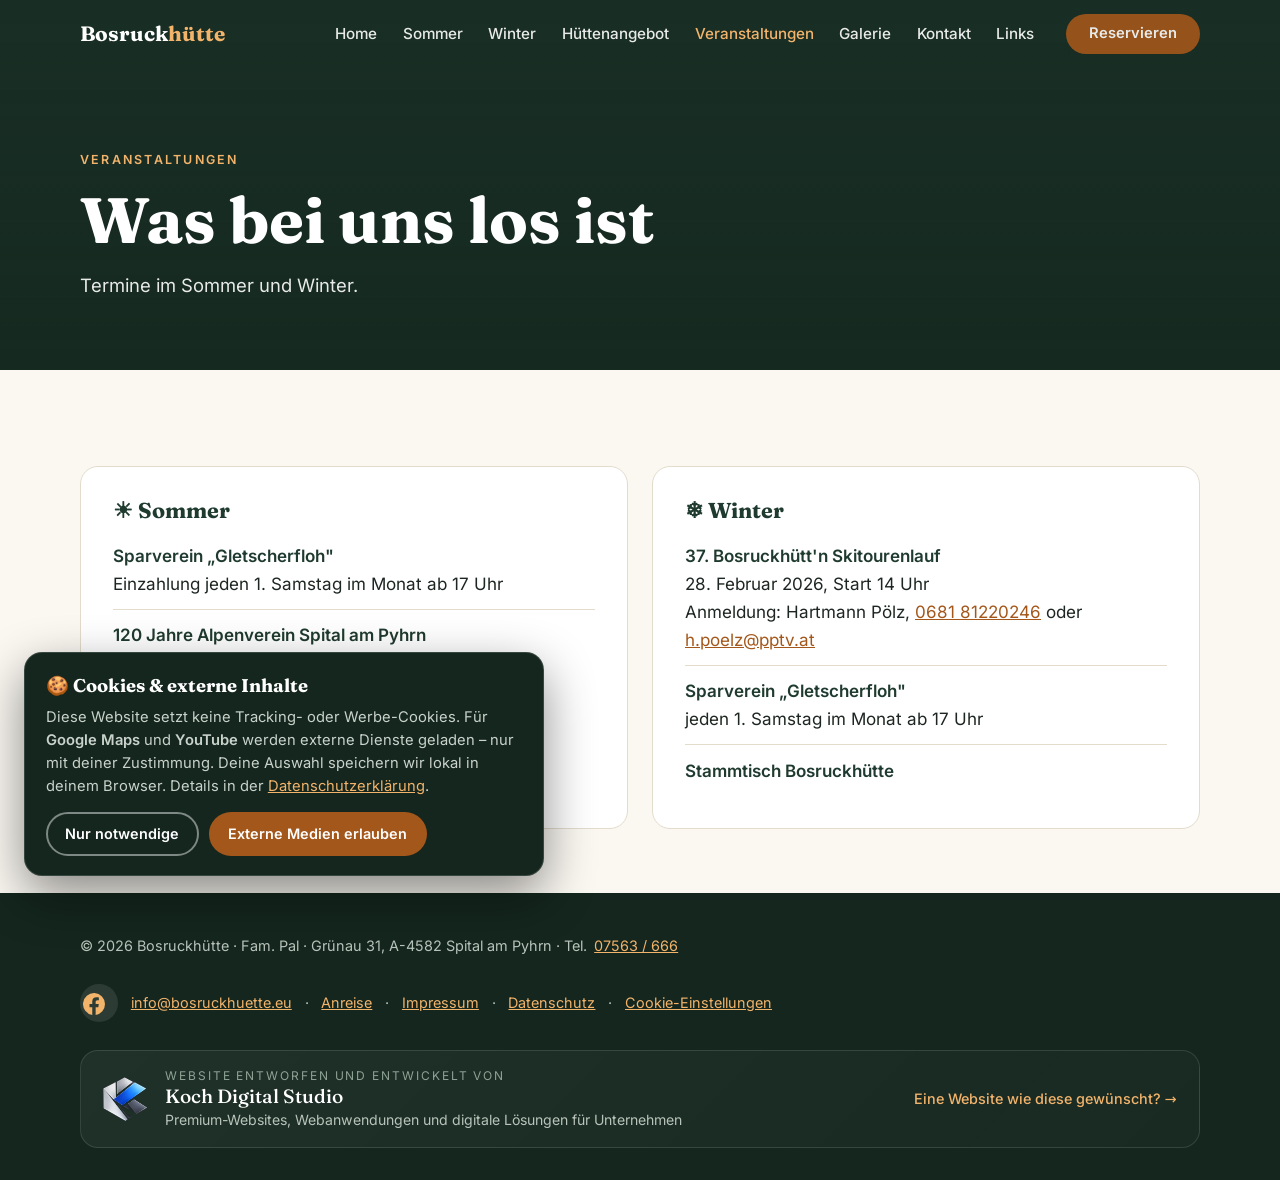
<file: veranstaltungen.html>
<!doctype html>
<html lang="de-AT"><head><meta charset="utf-8"><meta name="viewport" content="width=device-width, initial-scale=1">
<title>Veranstaltungen – Skitourenlauf &amp; Stammtisch | Bosruckhütte</title><meta name="description" content="Skitourenlauf, Sparverein Gletscherfloh, Stammtisch und mehr auf der Bosruckhütte.">
<meta name="robots" content="index,follow,max-image-preview:large,max-snippet:-1"><link rel="canonical" href="https://bosruckhuette.eu/veranstaltungen.html">
<meta name="author" content="Familie Pal, Bosruckhütte"><meta name="geo.region" content="AT-4"><meta name="geo.placename" content="Spital am Pyhrn"><meta name="geo.position" content="47.63937;14.36428"><meta name="ICBM" content="47.63937, 14.36428">
<meta property="og:type" content="website"><meta property="og:locale" content="de_AT"><meta property="og:site_name" content="Bosruckhütte"><meta property="og:url" content="https://bosruckhuette.eu/veranstaltungen.html">
<meta property="og:title" content="Veranstaltungen – Skitourenlauf &amp; Stammtisch | Bosruckhütte"><meta property="og:description" content="Skitourenlauf, Sparverein Gletscherfloh, Stammtisch und mehr auf der Bosruckhütte."><meta property="og:image" content="https://bosruckhuette.eu/wp-content/uploads/2016/12/cropped-10874820_web-1.jpg"><meta property="og:image:alt" content="Bosruckhütte in Spital am Pyhrn">
<meta name="twitter:card" content="summary_large_image"><meta name="twitter:title" content="Veranstaltungen – Skitourenlauf &amp; Stammtisch | Bosruckhütte"><meta name="twitter:description" content="Skitourenlauf, Sparverein Gletscherfloh, Stammtisch und mehr auf der Bosruckhütte."><meta name="twitter:image" content="https://bosruckhuette.eu/wp-content/uploads/2016/12/cropped-10874820_web-1.jpg">
<meta name="theme-color" content="#1f3a2e">
<link rel="icon" href="favicon.svg" type="image/svg+xml"><link rel="manifest" href="site.webmanifest">
<link rel="preload" href="fonts/fraunces-latin-700-normal.woff2" as="font" type="font/woff2" crossorigin>
<link rel="preload" href="fonts/inter-latin-400-normal.woff2" as="font" type="font/woff2" crossorigin>
<link rel="stylesheet" href="style.css?v=37edac35">
<script type="application/ld+json">{"@context": "https://schema.org", "@type": "BreadcrumbList", "itemListElement": [{"@type": "ListItem", "position": 1, "name": "Home", "item": "https://bosruckhuette.eu/"}, {"@type": "ListItem", "position": 2, "name": "Veranstaltungen", "item": "https://bosruckhuette.eu/veranstaltungen.html"}]}</script>
</head>
<body>
<a class="skip" href="#main">Zum Inhalt springen</a>
<header id="top" class="solid"><div class="wrap nav">
<a href="index.html" class="logo" aria-label="Bosruckhütte – Startseite">Bosruck<span>hütte</span></a>
<button class="burger" aria-label="Menü öffnen" aria-expanded="false" onclick="var m=document.getElementById('menu');m.classList.toggle('open');this.setAttribute('aria-expanded',m.classList.contains('open'))"><svg viewBox="0 0 24 24" width="28" height="28" fill="none" stroke="currentColor" stroke-width="2.2" stroke-linecap="round" aria-hidden="true"><path class="l1" d="M3 6h18"/><path class="l2" d="M3 12h18"/><path class="l3" d="M3 18h18"/></svg></button>
<nav aria-label="Hauptnavigation"><ul id="menu"><li><a href="index.html">Home</a></li><li><a href="sommer.html">Sommer</a></li><li><a href="winter.html">Winter</a></li><li><a href="huettenangebot.html">Hüttenangebot</a></li><li><a href="veranstaltungen.html" class=cur aria-current=page>Veranstaltungen</a></li><li><a href="galerie.html">Galerie</a></li><li><a href="kontakt.html">Kontakt</a></li><li><a href="links.html">Links</a></li><li><a href="https://www.alpsonline.org/reservation/calendar?hut_id=596&lang=de&header=yes" target="_blank" rel="noopener" class="btn btn-primary" style="padding:.5rem 1.1rem;color:#fff">Reservieren</a></li></ul></nav>
</div></header>
<main id="main">
<section class="page-hero"><div class="wrap"><div class="eyebrow">Veranstaltungen</div><h1>Was bei uns los ist</h1><p>Termine im Sommer und Winter.</p></div></section><section style="padding:64px 0"><div class="wrap">
    <div class="events">
      <div class="ev reveal"><h2>☀ Sommer</h2><ul>
        <li><b>Sparverein „Gletscherfloh"</b><br>Einzahlung jeden 1. Samstag im Monat ab 17 Uhr</li>
        <li><b>120 Jahre Alpenverein Spital am Pyhrn</b></li>
      </ul></div>
      <div class="ev reveal"><h2>❄ Winter</h2><ul>
        <li><b>37. Bosruckhütt'n Skitourenlauf</b><br>28. Februar 2026, Start 14 Uhr<br>Anmeldung: Hartmann Pölz, <a href="tel:+4368181220246" style="color:var(--accent)">0681 81220246</a> oder <a href="mailto:h.poelz@pptv.at" style="color:var(--accent)">h.poelz@pptv.at</a></li>
        <li><b>Sparverein „Gletscherfloh"</b><br>jeden 1. Samstag im Monat ab 17 Uhr</li>
        <li><b>Stammtisch Bosruckhütte</b></li>
      </ul></div>
    </div>
  </div>
</section></section>
</main>
<footer><div class="wrap"><span>© <span id="yr"></span> Bosruckhütte · Fam. Pal · Grünau 31, A-4582 Spital am Pyhrn · Tel. <a href="tel:+437563666">07563 / 666</a></span>
<span class="fl"><a class="soc" href="https://www.facebook.com/Bosruckhutte/" target="_blank" rel="noopener me" aria-label="Bosruckhütte auf Facebook" title="Facebook"><svg viewBox="0 0 24 24" width="22" height="22" fill="currentColor" aria-hidden="true"><path d="M24 12a12 12 0 1 0-13.9 11.9v-8.4H7.1V12h3V9.4c0-3 1.8-4.7 4.5-4.7 1.3 0 2.7.2 2.7.2v3h-1.5c-1.5 0-2 .9-2 1.9V12h3.4l-.5 3.5h-2.9v8.4A12 12 0 0 0 24 12z"/></svg></a><a href="mailto:info@bosruckhuette.eu">info@bosruckhuette.eu</a> · <a href="kontakt.html">Anreise</a> · <a href="impressum.html">Impressum</a> · <a href="datenschutz.html">Datenschutz</a> · <button type="button" class="linkbtn" data-cc-open>Cookie-Einstellungen</button></span></div><div class="wrap cw"><div class="credit"><img src="img/koch-digital-studio.png" width="44" height="44" alt="Logo Koch Digital Studio" loading="lazy"><div class="ctext"><small>Website entworfen und entwickelt von</small><b>Koch Digital Studio</b><span>Premium-Websites, Webanwendungen und digitale Lösungen für Unternehmen</span></div><a class="clink" href="https://kochdigitalstudio.hu" target="_blank" rel="noopener">Eine Website wie diese gewünscht? <span aria-hidden="true">→</span></a></div></div></footer>
<div class="lb" id="lb" role="dialog" aria-modal="true" aria-label="Bildansicht"><button aria-label="Schließen">×</button><img alt=""><p></p></div>
<div class="cc" id="cc" role="dialog" aria-labelledby="cct" aria-describedby="ccd" hidden><b id="cct">🍪 Cookies &amp; externe Inhalte</b><p id="ccd">Diese Website setzt keine Tracking- oder Werbe-Cookies. Für <b>Google Maps</b> und <b>YouTube</b> werden externe Dienste geladen – nur mit deiner Zustimmung. Deine Auswahl speichern wir lokal in deinem Browser. Details in der <a href="datenschutz.html">Datenschutzerklärung</a>.</p><div class="ccb"><button type="button" class="btn btn-ghost-d" data-cc="necessary">Nur notwendige</button><button type="button" class="btn btn-primary" data-cc="all">Externe Medien erlauben</button></div></div><script src="script.js?v=c1708950" defer></script></body></html>
</file>
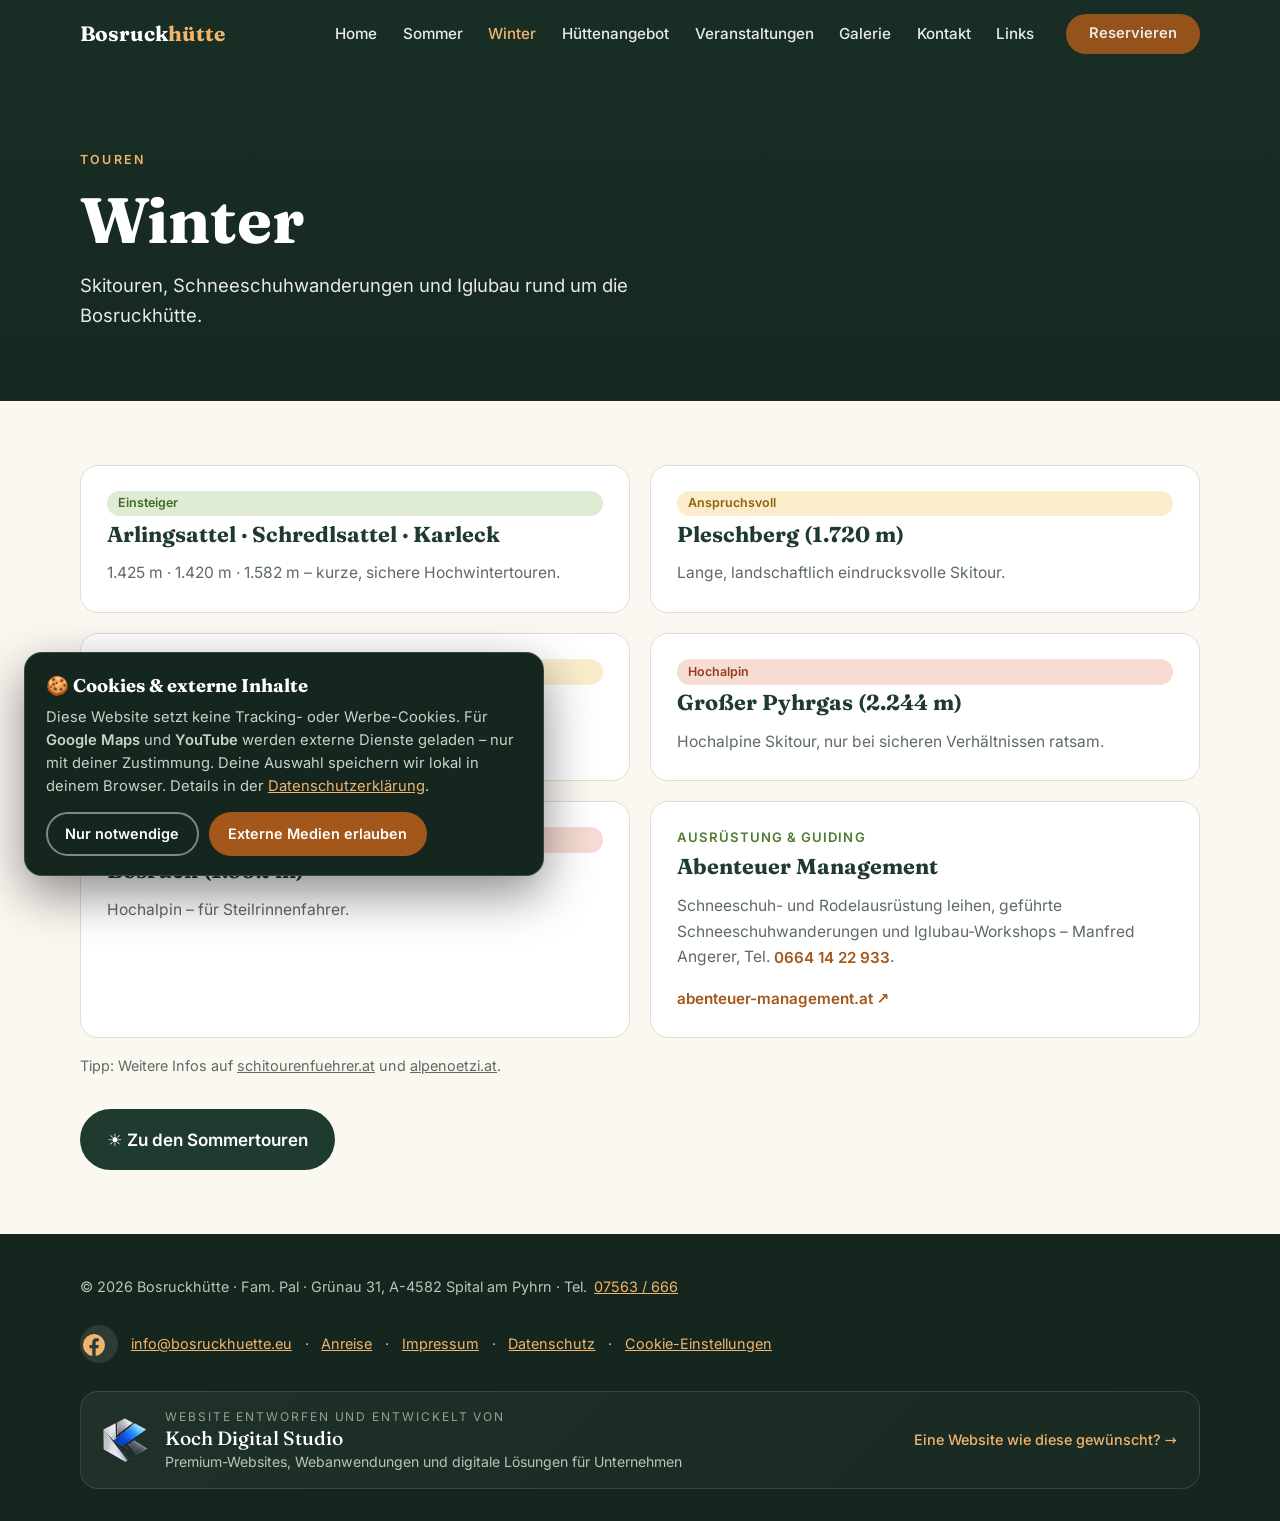
<file: winter.html>
<!doctype html>
<html lang="de-AT"><head><meta charset="utf-8"><meta name="viewport" content="width=device-width, initial-scale=1">
<title>Skitouren &amp; Schneeschuhwandern – Bosruckhütte im Winter</title><meta name="description" content="Skitouren, Schneeschuhwanderungen und Iglubau rund um die Bosruckhütte.">
<meta name="robots" content="index,follow,max-image-preview:large,max-snippet:-1"><link rel="canonical" href="https://bosruckhuette.eu/winter.html">
<meta name="author" content="Familie Pal, Bosruckhütte"><meta name="geo.region" content="AT-4"><meta name="geo.placename" content="Spital am Pyhrn"><meta name="geo.position" content="47.63937;14.36428"><meta name="ICBM" content="47.63937, 14.36428">
<meta property="og:type" content="website"><meta property="og:locale" content="de_AT"><meta property="og:site_name" content="Bosruckhütte"><meta property="og:url" content="https://bosruckhuette.eu/winter.html">
<meta property="og:title" content="Skitouren &amp; Schneeschuhwandern – Bosruckhütte im Winter"><meta property="og:description" content="Skitouren, Schneeschuhwanderungen und Iglubau rund um die Bosruckhütte."><meta property="og:image" content="https://bosruckhuette.eu/wp-content/uploads/2016/12/cropped-10874820_web-1.jpg"><meta property="og:image:alt" content="Bosruckhütte in Spital am Pyhrn">
<meta name="twitter:card" content="summary_large_image"><meta name="twitter:title" content="Skitouren &amp; Schneeschuhwandern – Bosruckhütte im Winter"><meta name="twitter:description" content="Skitouren, Schneeschuhwanderungen und Iglubau rund um die Bosruckhütte."><meta name="twitter:image" content="https://bosruckhuette.eu/wp-content/uploads/2016/12/cropped-10874820_web-1.jpg">
<meta name="theme-color" content="#1f3a2e">
<link rel="icon" href="favicon.svg" type="image/svg+xml"><link rel="manifest" href="site.webmanifest">
<link rel="preload" href="fonts/fraunces-latin-700-normal.woff2" as="font" type="font/woff2" crossorigin>
<link rel="preload" href="fonts/inter-latin-400-normal.woff2" as="font" type="font/woff2" crossorigin>
<link rel="stylesheet" href="style.css?v=37edac35">
<script type="application/ld+json">{"@context": "https://schema.org", "@type": "BreadcrumbList", "itemListElement": [{"@type": "ListItem", "position": 1, "name": "Home", "item": "https://bosruckhuette.eu/"}, {"@type": "ListItem", "position": 2, "name": "Winter", "item": "https://bosruckhuette.eu/winter.html"}]}</script>
</head>
<body>
<a class="skip" href="#main">Zum Inhalt springen</a>
<header id="top" class="solid"><div class="wrap nav">
<a href="index.html" class="logo" aria-label="Bosruckhütte – Startseite">Bosruck<span>hütte</span></a>
<button class="burger" aria-label="Menü öffnen" aria-expanded="false" onclick="var m=document.getElementById('menu');m.classList.toggle('open');this.setAttribute('aria-expanded',m.classList.contains('open'))"><svg viewBox="0 0 24 24" width="28" height="28" fill="none" stroke="currentColor" stroke-width="2.2" stroke-linecap="round" aria-hidden="true"><path class="l1" d="M3 6h18"/><path class="l2" d="M3 12h18"/><path class="l3" d="M3 18h18"/></svg></button>
<nav aria-label="Hauptnavigation"><ul id="menu"><li><a href="index.html">Home</a></li><li><a href="sommer.html">Sommer</a></li><li><a href="winter.html" class=cur aria-current=page>Winter</a></li><li><a href="huettenangebot.html">Hüttenangebot</a></li><li><a href="veranstaltungen.html">Veranstaltungen</a></li><li><a href="galerie.html">Galerie</a></li><li><a href="kontakt.html">Kontakt</a></li><li><a href="links.html">Links</a></li><li><a href="https://www.alpsonline.org/reservation/calendar?hut_id=596&lang=de&header=yes" target="_blank" rel="noopener" class="btn btn-primary" style="padding:.5rem 1.1rem;color:#fff">Reservieren</a></li></ul></nav>
</div></header>
<main id="main">
<section class="page-hero"><div class="wrap"><div class="eyebrow">Touren</div><h1>Winter</h1><p>Skitouren, Schneeschuhwanderungen und Iglubau rund um die Bosruckhütte.</p></div></section><section style="padding:64px 0"><div class="wrap"><div class="panel active" style="display:grid">
      <div class="tour"><span class="pill easy">Einsteiger</span><h2>Arlingsattel · Schredlsattel · Karleck</h2><p>1.425 m · 1.420 m · 1.582 m – kurze, sichere Hochwintertouren.</p></div>
      <div class="tour"><span class="pill mid">Anspruchsvoll</span><h2>Pleschberg (1.720 m)</h2><p>Lange, landschaftlich eindrucksvolle Skitour.</p></div>
      <div class="tour"><span class="pill mid">Lang</span><h2>Scheiblingstein (2.197 m)</h2><p>Langer Anstieg mit großartigem Panorama.</p></div>
      <div class="tour"><span class="pill hard">Hochalpin</span><h2>Großer Pyhrgas (2.244 m)</h2><p>Hochalpine Skitour, nur bei sicheren Verhältnissen ratsam.</p></div>
      <div class="tour"><span class="pill hard">Hochalpin</span><h2>Bosruck (1.992 m)</h2><p>Hochalpin – für Steilrinnenfahrer.</p></div>
      <div class="tour"><span class="meta">Ausrüstung &amp; Guiding</span><h2>Abenteuer Management</h2><p>Schneeschuh- und Rodelausrüstung leihen, geführte Schneeschuhwanderungen und Iglubau-Workshops – Manfred Angerer, Tel. <a href="tel:+436641422933" style="color:var(--accent)">0664 14 22 933</a>.</p><a href="https://abenteuer-management.at/" target="_blank" rel="noopener">abenteuer-management.at ↗</a></div></div><p class="note">Tipp: Weitere Infos auf <a href="http://www.schitourenfuehrer.at/" target="_blank" rel="noopener">schitourenfuehrer.at</a> und <a href="http://www.alpenoetzi.at/" target="_blank" rel="noopener">alpenoetzi.at</a>.</p><p style="margin-top:2rem"><a class="btn btn-dark" href="sommer.html">☀ Zu den Sommertouren</a></p></div></section>
</main>
<footer><div class="wrap"><span>© <span id="yr"></span> Bosruckhütte · Fam. Pal · Grünau 31, A-4582 Spital am Pyhrn · Tel. <a href="tel:+437563666">07563 / 666</a></span>
<span class="fl"><a class="soc" href="https://www.facebook.com/Bosruckhutte/" target="_blank" rel="noopener me" aria-label="Bosruckhütte auf Facebook" title="Facebook"><svg viewBox="0 0 24 24" width="22" height="22" fill="currentColor" aria-hidden="true"><path d="M24 12a12 12 0 1 0-13.9 11.9v-8.4H7.1V12h3V9.4c0-3 1.8-4.7 4.5-4.7 1.3 0 2.7.2 2.7.2v3h-1.5c-1.5 0-2 .9-2 1.9V12h3.4l-.5 3.5h-2.9v8.4A12 12 0 0 0 24 12z"/></svg></a><a href="mailto:info@bosruckhuette.eu">info@bosruckhuette.eu</a> · <a href="kontakt.html">Anreise</a> · <a href="impressum.html">Impressum</a> · <a href="datenschutz.html">Datenschutz</a> · <button type="button" class="linkbtn" data-cc-open>Cookie-Einstellungen</button></span></div><div class="wrap cw"><div class="credit"><img src="img/koch-digital-studio.png" width="44" height="44" alt="Logo Koch Digital Studio" loading="lazy"><div class="ctext"><small>Website entworfen und entwickelt von</small><b>Koch Digital Studio</b><span>Premium-Websites, Webanwendungen und digitale Lösungen für Unternehmen</span></div><a class="clink" href="https://kochdigitalstudio.hu" target="_blank" rel="noopener">Eine Website wie diese gewünscht? <span aria-hidden="true">→</span></a></div></div></footer>
<div class="lb" id="lb" role="dialog" aria-modal="true" aria-label="Bildansicht"><button aria-label="Schließen">×</button><img alt=""><p></p></div>
<div class="cc" id="cc" role="dialog" aria-labelledby="cct" aria-describedby="ccd" hidden><b id="cct">🍪 Cookies &amp; externe Inhalte</b><p id="ccd">Diese Website setzt keine Tracking- oder Werbe-Cookies. Für <b>Google Maps</b> und <b>YouTube</b> werden externe Dienste geladen – nur mit deiner Zustimmung. Deine Auswahl speichern wir lokal in deinem Browser. Details in der <a href="datenschutz.html">Datenschutzerklärung</a>.</p><div class="ccb"><button type="button" class="btn btn-ghost-d" data-cc="necessary">Nur notwendige</button><button type="button" class="btn btn-primary" data-cc="all">Externe Medien erlauben</button></div></div><script src="script.js?v=c1708950" defer></script></body></html>
</file>
<file: style.css>
:root{
  --forest:#1f3a2e; --forest-2:#2d5241; --moss:#6b8f4e; --sand:#f5efe4; --paper:#fbf8f2;
  --wood:#8a5a36; --ink:#1d2621; --muted:#5d6b62; --line:#e3dccd; --accent:#a4571a;
  --radius:18px; --shadow:0 10px 30px rgba(31,58,46,.12);
}
*{box-sizing:border-box;margin:0}
html{scroll-behavior:smooth;scroll-padding-top:76px}
body{font-family:Inter,system-ui,sans-serif;color:var(--ink);background:var(--paper);line-height:1.65;font-size:17px}
img{max-width:100%;display:block}
a{color:inherit}
h1,h2,h3{font-family:Fraunces,Georgia,serif;line-height:1.15;color:var(--forest)}
h2{font-size:clamp(2rem,4vw,3rem);margin-bottom:.6rem}
h3{font-size:1.35rem;margin-bottom:.4rem}
.wrap{width:min(1120px,100% - 40px);margin-inline:auto}
section{padding:96px 0}
.eyebrow{font-size:.78rem;letter-spacing:.18em;text-transform:uppercase;color:var(--accent);font-weight:600;margin-bottom:.8rem}
.lead{font-size:1.15rem;color:var(--muted);max-width:60ch}
.btn{display:inline-block;padding:.9rem 1.6rem;border-radius:999px;font-weight:600;text-decoration:none;transition:.2s;border:2px solid transparent}
.btn-primary{background:var(--accent);color:#fff}
.btn-primary:hover{background:#8a4713;transform:translateY(-2px)}
.btn-ghost{border-color:rgba(255,255,255,.7);color:#fff}
.btn-ghost:hover{background:#fff;color:var(--forest)}
.btn-dark{background:var(--forest);color:#fff}
.btn-dark:hover{background:var(--forest-2)}

/* Nav */
header{position:fixed;inset:0 0 auto;z-index:50;transition:.3s}
header.solid{background:rgba(31,58,46,.96);backdrop-filter:blur(8px);box-shadow:0 2px 20px rgba(0,0,0,.2)}
.nav{display:flex;align-items:center;justify-content:space-between;height:68px}
.logo{font-family:Fraunces,serif;font-weight:700;font-size:1.3rem;color:#fff;text-decoration:none}
.logo span{color:#f2b36b}
nav ul{display:flex;gap:1.6rem;list-style:none;padding:0}
nav a{color:#fff;text-decoration:none;font-size:.95rem;font-weight:500;opacity:.9}
nav a:hover{opacity:1;color:#f2b36b}
.burger{display:none;background:none;border:0;color:#fff;font-size:1.8rem;cursor:pointer}

/* Hero */
.hero{min-height:100svh;display:flex;align-items:center;color:#fff;position:relative;
  background:linear-gradient(180deg,rgba(20,38,30,.55),rgba(20,38,30,.75)),url('https://bosruckhuette.eu/wp-content/uploads/2016/12/cropped-10874820_web-1.jpg') center/cover,var(--forest);padding:120px 0 80px}
.hero h1{color:#fff;font-size:clamp(2.8rem,8vw,5.6rem);max-width:12ch}
.hero p{font-size:1.25rem;max-width:46ch;margin:1.2rem 0 2rem;opacity:.95}
.hero .cta{display:flex;gap:.9rem;flex-wrap:wrap}
.badge{display:inline-flex;gap:.5rem;align-items:center;background:rgba(255,255,255,.15);backdrop-filter:blur(6px);padding:.4rem 1rem;border-radius:999px;font-size:.9rem;margin-bottom:1.4rem}
.stats{display:flex;gap:2.5rem;margin-top:3.5rem;flex-wrap:wrap}
.stats b{display:block;font-family:Fraunces,serif;font-size:2rem;color:#f2b36b}
.stats span{font-size:.85rem;opacity:.85}

/* Welcome */
.grid2{display:grid;grid-template-columns:1.1fr 1fr;gap:56px;align-items:center}
.cards3{display:grid;grid-template-columns:repeat(3,1fr);gap:20px;margin-top:2rem}
.card{background:#fff;border:1px solid var(--line);border-radius:var(--radius);padding:1.6rem;box-shadow:var(--shadow)}
.card .ico{font-size:1.8rem;margin-bottom:.5rem}
.card p{color:var(--muted);font-size:.97rem}
.photo{border-radius:var(--radius);overflow:hidden;box-shadow:var(--shadow);aspect-ratio:4/5;background:var(--sand)}
.photo img{width:100%;height:100%;object-fit:cover}

/* Hours */
.hours{background:var(--forest);color:#fff}
.hours h2,.hours h3{color:#fff}
.hours .eyebrow{color:#f2b36b}
.season{display:grid;grid-template-columns:1fr 1fr;gap:24px;margin-top:2rem}
.season div{background:rgba(255,255,255,.08);border:1px solid rgba(255,255,255,.18);border-radius:var(--radius);padding:2rem}
.season .when{font-family:Fraunces,serif;font-size:1.6rem;color:#f2b36b;margin:.3rem 0}
.season small{opacity:.8;letter-spacing:.12em;text-transform:uppercase;font-size:.75rem}

/* Tours */
.tabs{display:flex;gap:.6rem;margin:1.6rem 0}
.tab{padding:.6rem 1.4rem;border-radius:999px;border:2px solid var(--forest);background:none;font:600 .95rem Inter;color:var(--forest);cursor:pointer}
.tab.active{background:var(--forest);color:#fff}
.panel{display:none}.panel.active{display:grid;grid-template-columns:repeat(2,1fr);gap:20px}
.tour{background:#fff;border:1px solid var(--line);border-radius:var(--radius);padding:1.6rem;display:flex;flex-direction:column;gap:.4rem}
.tour .meta{font-size:.82rem;font-weight:600;color:#4f7a35;text-transform:uppercase;letter-spacing:.08em}
.tour p{color:var(--muted);font-size:.97rem}
.tour a{margin-top:auto;padding-top:.6rem;color:var(--accent);font-weight:600;text-decoration:none;font-size:.95rem}
.tour a:hover{text-decoration:underline}
.pill{display:inline-block;padding:.15rem .7rem;border-radius:999px;font-size:.78rem;font-weight:600;background:var(--sand);color:var(--wood)}
.pill.hard{background:#f6dcd2;color:#9a3b1a}
.pill.mid{background:#fbeccb;color:#8a6410}
.pill.easy{background:#dfecd3;color:#3f6a24}
.maps{display:grid;grid-template-columns:repeat(3,1fr);gap:14px;margin-top:2rem}
.maps img{border-radius:12px;border:1px solid var(--line);cursor:zoom-in;aspect-ratio:4/3;object-fit:cover;width:100%;background:var(--sand)}

/* Offer */
.offer{background:var(--sand)}
.price{background:#fff;border-radius:var(--radius);box-shadow:var(--shadow);overflow:hidden}
.price table{width:100%;border-collapse:collapse}
.price th,.price td{padding:.9rem 1.4rem;text-align:left;border-bottom:1px solid var(--line)}
.price th{background:var(--forest);color:#fff;font-weight:600;font-size:.88rem;letter-spacing:.06em;text-transform:uppercase}
.price td:not(:first-child),.price th:not(:first-child){text-align:right}
.price tr:last-child td{border-bottom:0}
.price .free{color:#4f7a35;font-weight:600}
.note{font-size:.9rem;color:var(--muted);margin-top:1rem}
.list{list-style:none;padding:0;margin:1rem 0}
.list li{padding:.5rem 0 .5rem 1.8rem;position:relative;border-bottom:1px dashed var(--line)}
.list li::before{content:"✦";position:absolute;left:0;color:var(--accent)}

/* Events */
.events{display:grid;grid-template-columns:1fr 1fr;gap:24px;margin-top:2rem}
.ev{background:#fff;border:1px solid var(--line);border-radius:var(--radius);padding:2rem}
.ev ul{list-style:none;padding:0}
.ev li{padding:.7rem 0;border-bottom:1px solid var(--line)}
.ev li:last-child{border:0}
.ev b{color:var(--forest)}

/* Gallery */
.gallery{columns:4 220px;column-gap:14px;margin-top:2rem}
.gallery figure{break-inside:avoid;margin-bottom:14px;position:relative;border-radius:14px;overflow:hidden;cursor:zoom-in;background:var(--sand)}
.gallery img{width:100%;transition:.4s}
.gallery figure:hover img{transform:scale(1.05)}
.gallery figcaption{position:absolute;inset:auto 0 0;padding:1.6rem .8rem .6rem;color:#fff;font-size:.85rem;background:linear-gradient(transparent,rgba(0,0,0,.7));opacity:0;transition:.3s}
.gallery figure:hover figcaption{opacity:1}
.lb{position:fixed;inset:0;background:rgba(10,18,14,.94);z-index:100;display:none;align-items:center;justify-content:center;flex-direction:column;padding:20px}
.lb.open{display:flex}
.lb img{max-height:82vh;max-width:94vw;border-radius:8px}
.lb p{color:#fff;margin-top:.8rem}
.lb button{position:absolute;top:18px;right:24px;background:none;border:0;color:#fff;font-size:2.4rem;cursor:pointer}

/* Contact */
.contact{background:var(--forest);color:#fff}
.contact h2,.contact h3{color:#fff}
.contact .eyebrow{color:#f2b36b}
.contact .grid2{align-items:start}
.info p{margin:.4rem 0}
.info a{color:#f2b36b}
.route{background:rgba(255,255,255,.08);border-radius:var(--radius);padding:1.4rem;margin-top:1.4rem;font-size:.95rem}
.route li{margin:.5rem 0 .5rem 1.2rem}
.warn{margin-top:1rem;padding:1rem 1.2rem;background:rgba(242,179,107,.15);border-left:4px solid #f2b36b;border-radius:8px;font-size:.95rem}
.map{border-radius:var(--radius);overflow:hidden;min-height:420px;box-shadow:0 10px 30px rgba(0,0,0,.3)}
.map iframe{width:100%;height:100%;min-height:420px;border:0}

/* Links */
.links{display:grid;grid-template-columns:repeat(3,1fr);gap:14px;margin-top:2rem}
.links a{background:#fff;border:1px solid var(--line);border-radius:14px;padding:1.1rem 1.3rem;text-decoration:none;font-weight:500;transition:.2s;display:flex;justify-content:space-between;gap:1rem}
.links a:hover{border-color:var(--accent);transform:translateY(-3px);box-shadow:var(--shadow)}
.links a::after{content:"↗";color:var(--accent)}
.links small{display:block;font-weight:400;color:var(--muted);font-size:.82rem}

footer{background:#14261e;color:#b8c4bb;padding:32px 0;font-size:.9rem}
footer .wrap{display:flex;justify-content:space-between;flex-wrap:wrap;gap:1rem}
footer a{color:#f2b36b}

.reveal{opacity:0;transform:translateY(24px);transition:.7s}
.reveal.in{opacity:1;transform:none}

@media(max-width:900px){
  section{padding:68px 0}
  .grid2,.season,.events,.panel.active{grid-template-columns:1fr}
  .cards3,.links,.maps{grid-template-columns:1fr}
  .photo{aspect-ratio:16/10}
  .burger{display:block}
  nav ul{position:absolute;top:68px;left:0;right:0;background:var(--forest);flex-direction:column;padding:1rem 24px 1.6rem;gap:1rem;display:none}
  nav ul.open{display:flex}
}
@media (prefers-reduced-motion:reduce){html{scroll-behavior:auto}.reveal{transition:none;opacity:1;transform:none}}

/* Unterseiten */
.page-hero{padding:150px 0 70px;color:#fff;background:linear-gradient(180deg,rgba(20,38,30,.6),rgba(20,38,30,.85)),url('https://bosruckhuette.eu/wp-content/uploads/2016/12/cropped-10874820_web-1.jpg') center/cover,var(--forest)}
.page-hero h1{color:#fff;font-size:clamp(2.4rem,6vw,4rem)}
.page-hero p{opacity:.9;max-width:55ch;margin-top:.8rem;font-size:1.15rem}
.page-hero .eyebrow{color:#f2b36b}
nav a.cur{color:#f2b36b;opacity:1}
.stack>*+*{margin-top:20px}
.teaser{display:grid;grid-template-columns:repeat(4,1fr);gap:18px;margin-top:2rem}
.teaser a{text-decoration:none;background:#fff;border:1px solid var(--line);border-radius:var(--radius);padding:1.6rem;transition:.2s;display:block}
.teaser a:hover{transform:translateY(-4px);box-shadow:var(--shadow);border-color:var(--accent)}
.teaser .ico{font-size:1.8rem}
.teaser p{color:var(--muted);font-size:.95rem}
.teaser b{font-family:Fraunces,serif;font-size:1.25rem;color:var(--forest)}
@media(max-width:900px){.teaser{grid-template-columns:1fr 1fr}.page-hero{padding:120px 0 50px}}

@font-face{font-family:Inter;font-weight:400;font-display:swap;src:url(fonts/inter-latin-400-normal.woff2) format("woff2")}
@font-face{font-family:Inter;font-weight:500;font-display:swap;src:url(fonts/inter-latin-500-normal.woff2) format("woff2")}
@font-face{font-family:Inter;font-weight:600;font-display:swap;src:url(fonts/inter-latin-600-normal.woff2) format("woff2")}
@font-face{font-family:Fraunces;font-weight:500;font-display:swap;src:url(fonts/fraunces-latin-500-normal.woff2) format("woff2")}
@font-face{font-family:Fraunces;font-weight:700;font-display:swap;src:url(fonts/fraunces-latin-700-normal.woff2) format("woff2")}
.skip{position:absolute;left:-999px;top:8px;background:#fff;color:var(--forest);padding:.6rem 1rem;border-radius:8px;z-index:200}
.skip:focus{left:12px}
:focus-visible{outline:3px solid var(--accent);outline-offset:3px;border-radius:4px}
.narrow{width:min(820px,100% - 40px)}
.prose h2{font-size:1.5rem;margin:2rem 0 .5rem}
.prose p{margin:.5rem 0;color:var(--ink)}
.prose a{color:var(--accent)}
.todo{background:#fff3cd;color:#7a5b00;padding:.05rem .4rem;border-radius:4px;font-size:.9em}
.video,.mapload{position:relative;aspect-ratio:16/9;border-radius:var(--radius);overflow:hidden;box-shadow:var(--shadow);margin-top:1.6rem;background:linear-gradient(135deg,var(--forest),var(--forest-2))}
.mapload{aspect-ratio:auto;min-height:420px;margin-top:0}
.video button,.mapload button{all:unset;box-sizing:border-box;cursor:pointer;position:absolute;inset:0;display:flex;flex-direction:column;align-items:center;justify-content:center;gap:.6rem;color:#fff;text-align:center;padding:1.5rem;font-weight:600}
.video button:focus-visible,.mapload button:focus-visible{outline:3px solid var(--accent);outline-offset:-6px}
.play{display:grid;place-items:center;width:72px;height:72px;border-radius:50%;background:var(--accent);font-size:1.6rem}
.video small,.mapload small{font-weight:400;opacity:.85;max-width:44ch;font-size:.85rem}
.mapload small a{color:#f2b36b}
.faq details{background:#fff;border:1px solid var(--line);border-radius:14px;padding:1.1rem 1.4rem;margin-bottom:12px}
.faq summary{cursor:pointer;font-weight:600;color:var(--forest);list-style:none;display:flex;justify-content:space-between;gap:1rem}
.faq summary::after{content:"+";color:var(--accent);font-size:1.4rem;line-height:1}
.faq details[open] summary::after{content:"–"}
.faq p{margin-top:.7rem;color:var(--muted)}
@media print{header,.skip,.lb,.burger,nav{display:none!important}body{background:#fff}section{padding:24px 0}.reveal{opacity:1!important;transform:none!important}}
.fl{display:inline-flex;align-items:center;gap:.6rem;flex-wrap:wrap}.soc{display:inline-grid;place-items:center;width:38px;height:38px;border-radius:50%;background:rgba(255,255,255,.1);color:#f2b36b!important;transition:.2s}.soc:hover{background:#f2b36b;color:#14261e!important}

.credit{display:flex;align-items:center;gap:1.1rem;margin-top:26px;padding:1.1rem 1.4rem;border:1px solid rgba(255,255,255,.12);border-radius:var(--radius);background:linear-gradient(135deg,rgba(255,255,255,.05),rgba(255,255,255,.02))}
.credit img{width:44px;height:44px;flex:none}
.ctext{display:flex;flex-direction:column;line-height:1.35;min-width:0}
.ctext small{font-size:.75rem;letter-spacing:.16em;text-transform:uppercase;color:#8fa296}
.ctext b{font-family:Fraunces,Georgia,serif;font-weight:500;font-size:1.2rem;color:#fff}
.ctext span{font-size:.88rem;color:#b8c4bb}
.clink{margin-left:auto;text-decoration:none;color:#f2b36b!important;font-weight:500;white-space:nowrap;transition:.2s}
.clink:hover{color:#fff!important}
.clink span{display:inline-block;transition:.2s}.clink:hover span{transform:translateX(4px)}
@media(max-width:700px){.credit{flex-wrap:wrap}.clink{margin-left:0;white-space:normal}}
@media print{.credit{display:none}}
footer .wrap.cw{display:block}

/* Audit-Fixes */
.grid2>*,.cards3>*,.season>*,.events>*,.panel>*,.links>*{min-width:0}
.lead,.card p,.list li,.prose,.tour p,.ev li,.info p,.route li{overflow-wrap:anywhere}
.tour h2,.ev h2{font-size:1.35rem;margin-bottom:.4rem}
.faq summary{padding:.35rem 0;min-height:44px;align-items:center}
footer .fl a:not(.soc),footer .wrap>span>a{display:inline-block;padding:.55rem .2rem}
.clink{padding:.5rem 0;display:inline-block}
.tabs .tab,.btn{min-height:44px}
nav a{padding:.4rem 0;display:inline-block}
@media (scripting:none){.reveal{opacity:1;transform:none}}
@media(max-width:1100px) and (min-width:901px){nav ul{gap:1rem}nav a{font-size:.88rem}}
@media(max-width:900px){nav a{padding:.5rem 0}.hero h1{font-size:clamp(2.6rem,13vw,4rem)}}
.teaser>*{min-width:0}
@media(max-width:600px){.teaser{grid-template-columns:1fr}}
.page-hero h1,.hero h1{overflow-wrap:anywhere;hyphens:auto}
@media(max-width:600px){.page-hero h1{font-size:clamp(1.9rem,8.2vw,3rem)}}
.hero h1{overflow-wrap:normal;hyphens:none}
@media(max-width:900px){.burger{margin-left:auto;padding:.3rem .5rem;min-width:44px;min-height:44px}.hero h1{font-size:clamp(2.2rem,11.5vw,4rem)}}
.price{overflow-x:auto}
@media(max-width:600px){
 .price table{table-layout:fixed}
 .price th,.price td{padding:.7rem .6rem;font-size:.9rem;overflow-wrap:anywhere;hyphens:auto}
 .price th{font-size:.68rem;letter-spacing:.03em}
 .price th:first-child,.price td:first-child{width:42%}
}
@media(max-width:600px){
 .price th:first-child,.price td:first-child{width:36%}
 .price th{padding:.7rem .4rem;overflow-wrap:normal;hyphens:none;font-size:.62rem;letter-spacing:0}
}

.cc{position:fixed;left:16px;right:16px;bottom:16px;max-width:520px;z-index:150;background:#14261e;color:#e9efe9;border:1px solid rgba(255,255,255,.15);border-radius:var(--radius);padding:1.2rem 1.3rem;box-shadow:0 18px 50px rgba(0,0,0,.45);font-size:.92rem;line-height:1.55}
.cc[hidden]{display:none}
.cc b#cct{display:block;font-family:Fraunces,Georgia,serif;font-size:1.15rem;color:#fff;margin-bottom:.35rem}
.cc p{margin:0 0 .9rem;color:#c9d3cb}.cc a{color:#f2b36b}
.ccb{display:flex;gap:.6rem;flex-wrap:wrap}
.ccb .btn{padding:.6rem 1.1rem;font-size:.9rem;cursor:pointer;font-family:inherit}
.btn-ghost-d{background:transparent;border:2px solid rgba(255,255,255,.45);color:#fff}
.btn-ghost-d:hover{background:#fff;color:var(--forest)}
.linkbtn{all:unset;cursor:pointer;color:#f2b36b;text-decoration:underline;padding:.55rem .2rem;display:inline-block}
.linkbtn:focus-visible{outline:3px solid var(--accent);outline-offset:3px}
@media(min-width:700px){.cc{left:24px;right:auto;bottom:24px}}
@media print{.cc{display:none}}

.burger{padding:0!important;width:44px;height:44px;margin-right:-8px;display:none;align-items:center;justify-content:center;font-size:0}
.burger svg{display:block}
.burger path{transition:.25s;transform-origin:12px 12px}
.burger[aria-expanded=true] .l1{transform:translateY(6px) rotate(45deg)}
.burger[aria-expanded=true] .l2{opacity:0}
.burger[aria-expanded=true] .l3{transform:translateY(-6px) rotate(-45deg)}
@media(max-width:900px){.burger{display:flex;margin-left:auto}}
/* Navigation: vertikal zentrieren, schlanker Reservieren-Button */
nav ul{align-items:center}
nav li{display:flex;align-items:center}
@media(min-width:901px){
 header .btn{min-height:0;line-height:1.2;padding:.6rem 1.3rem!important;font-size:.92rem;margin-left:.4rem}
 nav a:not(.btn){padding:.5rem 0}
}
@media(max-width:900px){nav li{display:block}}

/* Hamburger: fest am rechten Rand (unabhängig von Flex-Verhalten) */
@media(max-width:900px){
 header .nav{position:relative}
 .burger{position:absolute!important;right:-8px;top:12px;margin:0!important}
}
</file>
